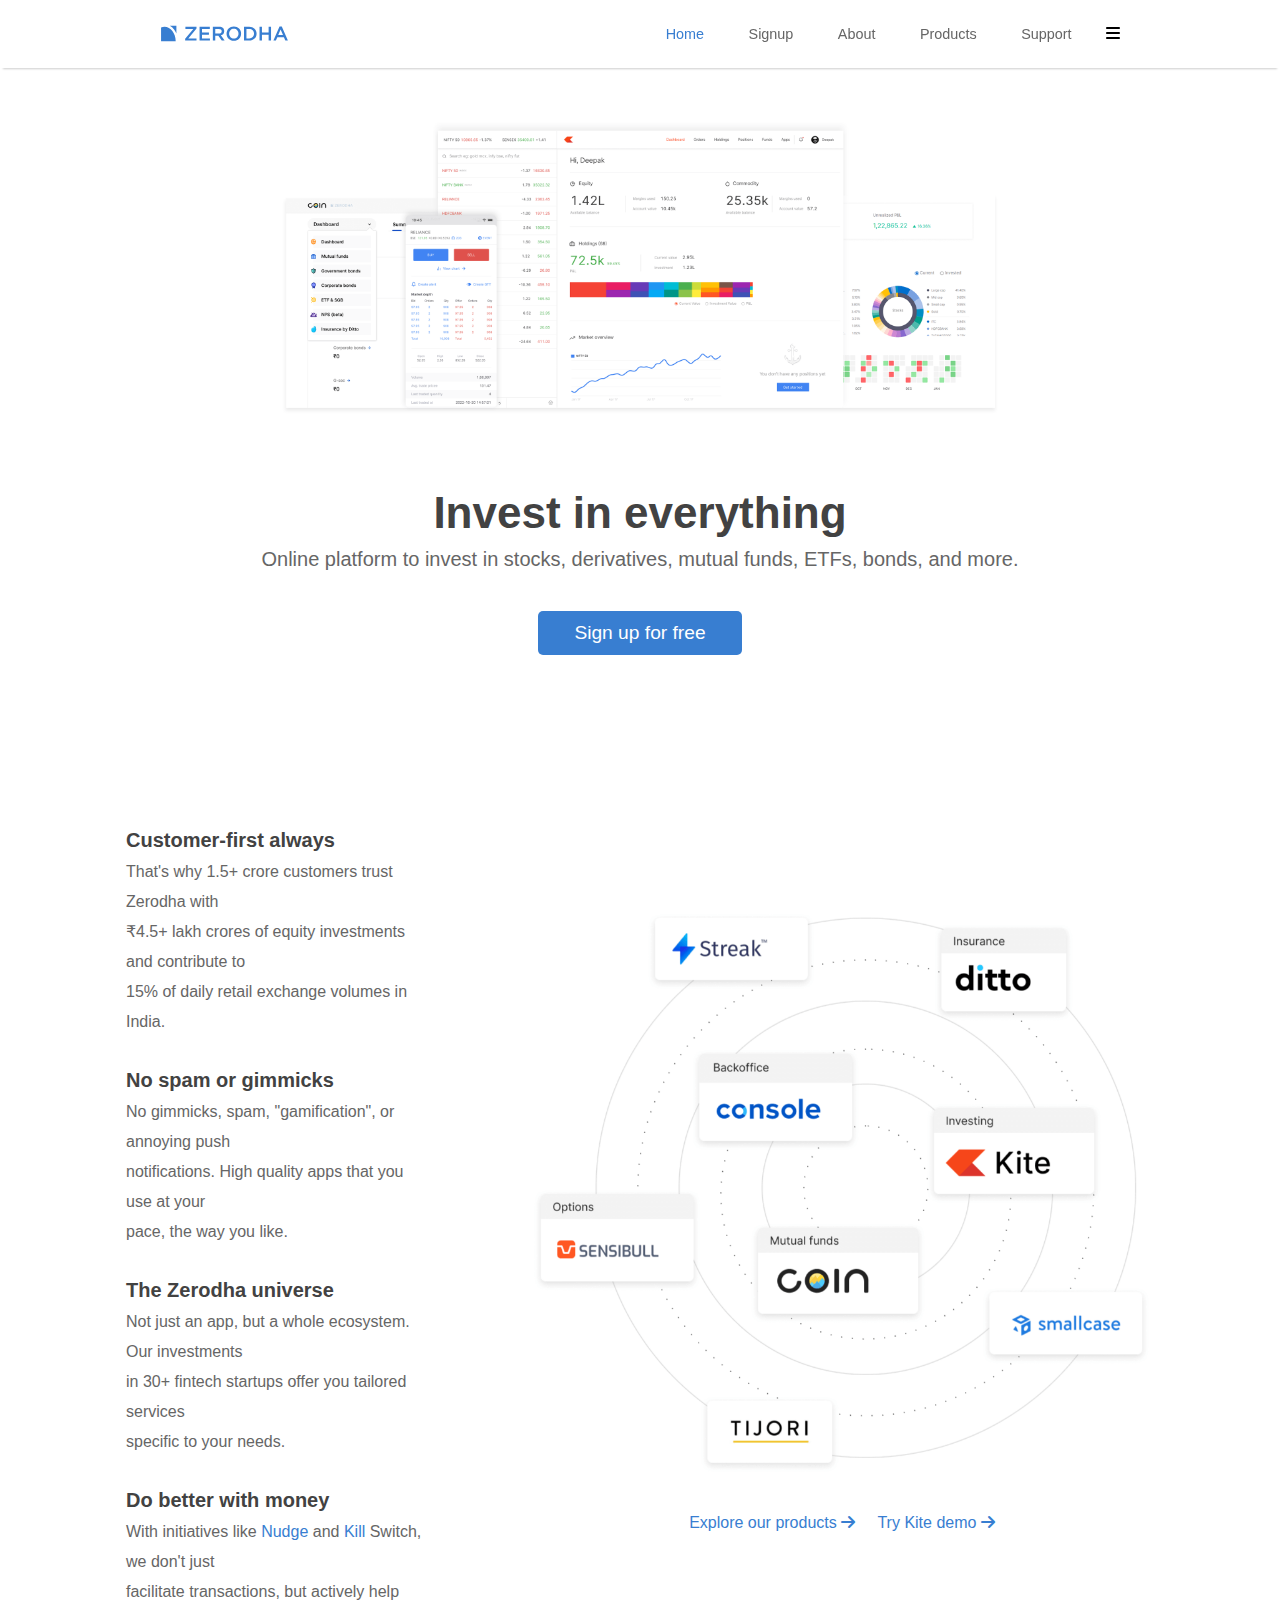
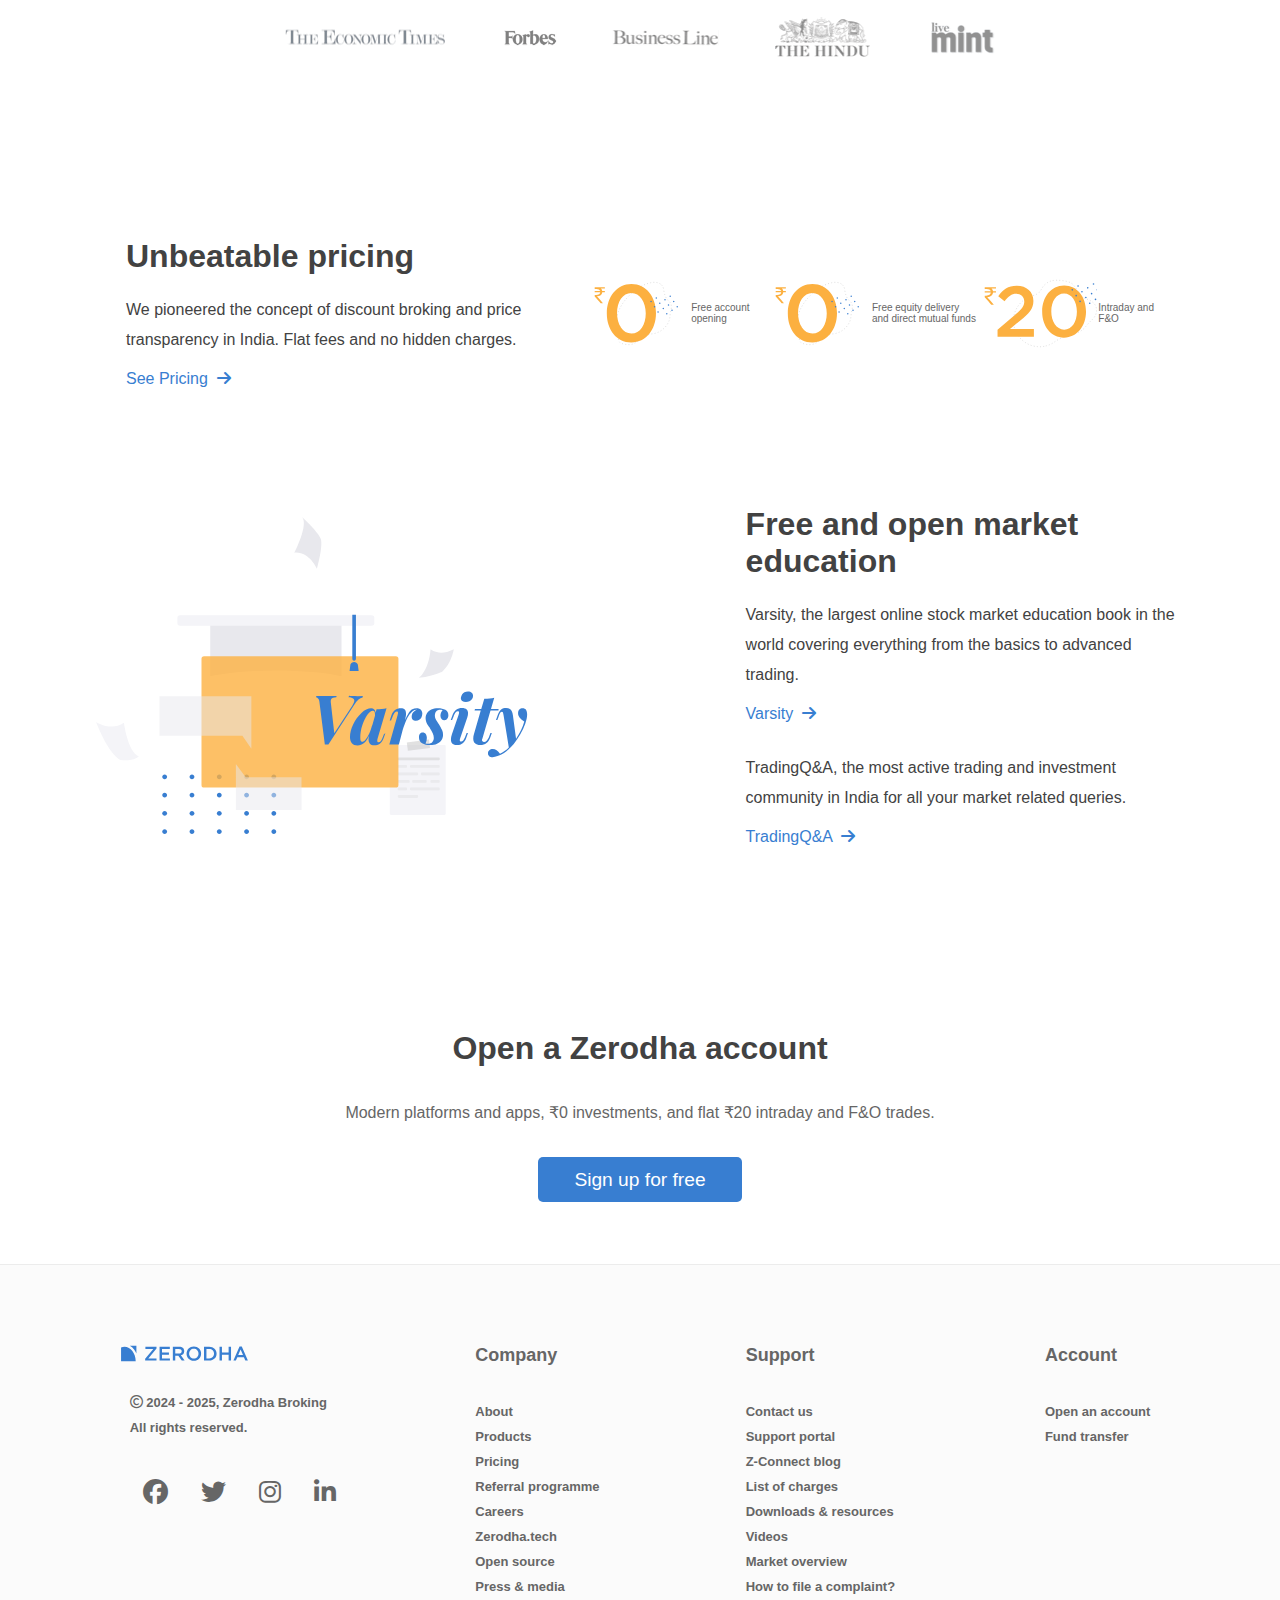
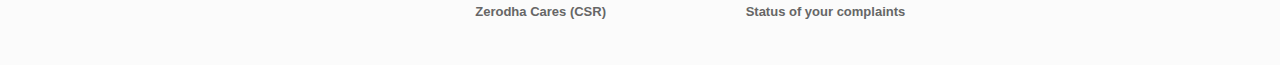
<file: index.html>
<!DOCTYPE html>
<html lang="en">

<head>
    <meta charset="UTF-8">
    <meta name="viewport" content="width=device-width, initial-scale=1.0">
    <title>zerodha-clone</title>
    <link rel="stylesheet" href="style.css">
    <link rel="website icon" type="png" href="Home-images/web-icon.png">
    <link rel="stylesheet" href="https://cdnjs.cloudflare.com/ajax/libs/font-awesome/6.7.2/css/all.min.css"
        integrity="sha512-Evv84Mr4kqVGRNSgIGL/F/aIDqQb7xQ2vcrdIwxfjThSH8CSR7PBEakCr51Ck+w+/U6swU2Im1vVX0SVk9ABhg=="
        crossorigin="anonymous" referrerpolicy="no-referrer" />
</head>

<body>
    <!------------------------------------ Header ------------------------------------>
    <header class="header">
        <div class="right-content">
            <div class="logo">
            </div>
        </div>
        <div class="left-content">
            <a id="home" href="index.html">Home</a>
            <a id="signup-page" href="signup.html">Signup</a>
            <a id="about" href="about.html"> About</a>
            <a id="product" href="product.html">Products</a>
            <a id="support" href="support.html">Support</a>
            <i class="fa-solid fa-bars" id="menu-icon"></i>
        </div>
    </header>
    

    <!------------------------------------ menu-section ------------------------------------>

    <div class="about-menu">
        <div class="menu-container">
            <div class="menu-icon-container1">

                <div class="menu-text">
                    <div class="kite-img">
                    </div>
                    <h4>Kite</h4>
                    <a>Trading platform</a>

                </div>

                <div class="menu-text">
                    <div class="console-img">
                    </div>

                    <h4>Console</h4>
                    <a>Backoffice</a>
                </div>

                <div class="menu-text">
                    <div class="kite-connect-img">
                    </div>

                    <h4>Kite Connect</h4>
                    <a>Trading APIs</a>

                </div>

                <div class="menu-text">
                    <div class="coin-img">
                    </div>
                    <h4>Coin</h4>
                    <a>Mutual funds</a>

                </div>
            </div>


            <div class="menu-icon-container2">
                <div class="menu-footer">
                    <ul>
                        <h2>Utilities</h2><br>
                        <a> Brokerage calculator</a>
                        <a>Margin calculator</a>
                        <a>Holiday calendar</a>
                        <a>Markets</a>
                    </ul>

                    <ul>
                        <h2>Updates</h2> <br>
                        <a>Z-Connect blog</a>
                        <a>Pulse News</a>
                        <a>Circulars / Bulletin</a>
                        <a>IPOs</a>
                    </ul>

                    <ul>
                        <h2>Education</h2> <br>
                        <div class="edution">
                            <a href="#">
                                <img src="Home-images/varsity.png" width="31" height="34">
                                <p class="versity">varsity</p>
                            </a>
                            <a href="#">
                                <img src="Home-images/tqna.png" width="38" height="30">
                                <p class="tqna">Trading Q&A</p>
                            </a>
                        </div>
                    </ul>
                </div>
            </div>
        </div>
    </div>

    <!------------------------------------ container-1 ------------------------------------>

    <div class="container-1">
        <div class="hero-img">
            <div class="img">
            </div>
            <h1>Invest in everything</h1>
            <p>Online platform to invest in stocks, derivatives, mutual funds, ETFs, bonds, and more.</p>
            <a  href="signup.html"><button>Sign up for free</button></a>
        </div>
    </div>

    <!------------------------------------ container-2 ------------------------------------>

    <div class="container-2">
        <div class="content-left">
            <div class="content">
                <h1>Trust with confidence</h1>
                <h2>Customer-first always</h2>
                <p>That's why 1.5+ crore customers trust Zerodha with <br>₹4.5+ lakh crores of equity investments and
                    contribute to<br> 15% of daily retail exchange volumes in India.</p>
            </div>

            <div class="content">
                <h2>No spam or gimmicks</h2>
                <p>No gimmicks, spam, "gamification", or annoying push<br> notifications. High quality apps that you use
                    at
                    your <br>pace, the way you like.</p>
            </div>

            <div class="content">
                <h2>The Zerodha universe</h2>
                <p>Not just an app, but a whole ecosystem. Our investments <br>in 30+ fintech startups offer you
                    tailored
                    services<br> specific to your needs.</p>
            </div>

            <div class="content">
                <h2>Do better with money</h2>
                <p>With initiatives like <span>Nudge</span> and <span>Kill</span> Switch, we don't just <br>facilitate
                    transactions, but actively help
                    you do better <br>with your money.</p>
            </div>
        </div>
        <div class="content-right">
            <div class="img-container-2">
            </div>
            <div class="product">
                <a>Explore our products <i class="fa-sharp fa-solid fa-arrow-right"></i><a> &nbsp; &nbsp; &nbsp;<a> Try
                            Kite demo <i class="fa-sharp fa-solid fa-arrow-right"></i></a>
            </div>
        </div>
    </div>

    <!------------------------------------ press-logo ------------------------------------>

    <div class="press-logo">
        <div class="press-img">
        </div>
    </div>

    <!------------------------------------ container-3 ------------------------------------>
    <div class="container-3">
        <div class="left-container3">
            <h3>Unbeatable pricing</h3>
            <p>We pioneered the concept of discount broking and price transparency in India. Flat fees and no hidden
                charges.</p>
            <a>See Pricing &nbsp;<i class="fa-sharp fa-solid fa-arrow-right"></i></a>
        </div>
        <div class="right-container3">
            <div class="container3-img1">
            </div>
            <p>Free account <br>opening</p>
            <div class="container3-img2">
            </div>
            <p>Free equity delivery <br>and direct mutual funds</p>
            <div class="container3-img3">
            </div>
            <p>Intraday and <br>F&O</p>
        </div>
    </div>

    <!------------------------------------ container-4 ------------------------------------>
    <div class=container-4>
        <div class="left-container">
            <div class="img-container4">
            </div>
        </div>
        <div class="right-container4">
            <h3>Free and open market education</h3>
            <p class="container4-para1">Varsity, the largest online stock market education book in the world covering
                everything from the basics to advanced trading.</p>
            <a>Varsity &nbsp;<i class="fa-sharp fa-solid fa-arrow-right"></i></a>
            <p class="container4-para2">TradingQ&A, the most active trading and investment community in India for all
                your market related queries.</p>
            <a>TradingQ&A &nbsp;<i class="fa-sharp fa-solid fa-arrow-right"></i></a>
        </div>
    </div>

    <!------------------------------------ container-5 ------------------------------------>
    <div class="container-5">
        <h2>Open a Zerodha account</h2>
        <p>Modern platforms and apps, ₹0 investments, and flat ₹20 intraday and F&O trades.</p>
        <a  href="signup.html"><button>Sign up for free</button></a>
    </div>

    <!------------------------------------ Footer ------------------------------------>
    <hr>
    <footer class="footer">
        <div class="foot-panel1">
            <ul>
                <div class="logo"></div> <br>
                <a class="copyright"> <i class="fa-regular fa-copyright"></i> 2024 - 2025, Zerodha Broking <br>All
                    rights reserved.</a>
                <div class="footer-icon">
                    <a class="link-click" href="https://www.facebook.com/akash.aware.792">
                        <i class="fa-brands fa-facebook"></i>
                    </a>

                    <a class="link-click" href="https://x.com/twitt_login?lang=en">
                        <i class="fa-brands fa-twitter"></i>
                    </a>

                    <a class="link-click" href="https://www.instagram.com/akash_aware_15/">
                        <i class="fa-brands fa-instagram" id="insta"></i>
                    </a>

                    <a class="link-click" href="https://www.linkedin.com/in/akash-aware-2819ba281/">
                        <i class="fa-brands fa-linkedin-in"></i>
                    </a>
                </div>
            </ul>

            <ul>
                <h2> Company</h2> <br>
                <a>About</a>
                <a>Products</a>
                <a>Pricing</a>
                <a>Referral programme</a>
                <a>Careers</a>
                <a>Zerodha.tech</a>
                <a>Open source</a>
                <a>Press & media</a>
                <a>Zerodha Cares (CSR)</a>
            </ul>

            <ul>
                <h2>Support</h2> <br>
                <a>Contact us</a>
                <a>Support portal</a>
                <a>Z-Connect blog</a>
                <a>List of charges</a>
                <a>Downloads & resources</a>
                <a>Videos</a>
                <a>Market overview</a>
                <a>How to file a complaint?</a>
                <a>Status of your complaints</a>
            </ul>

            <ul>
                <h2>Account</h2><br>
                <a>Open an account</a>
                <a>Fund transfer</a>
            </ul>
        </div>
    </footer>
    <!------------------------------------ Javascript------------------------------------>
    <script src="script.js"></script>
</body>

</html>
</file>
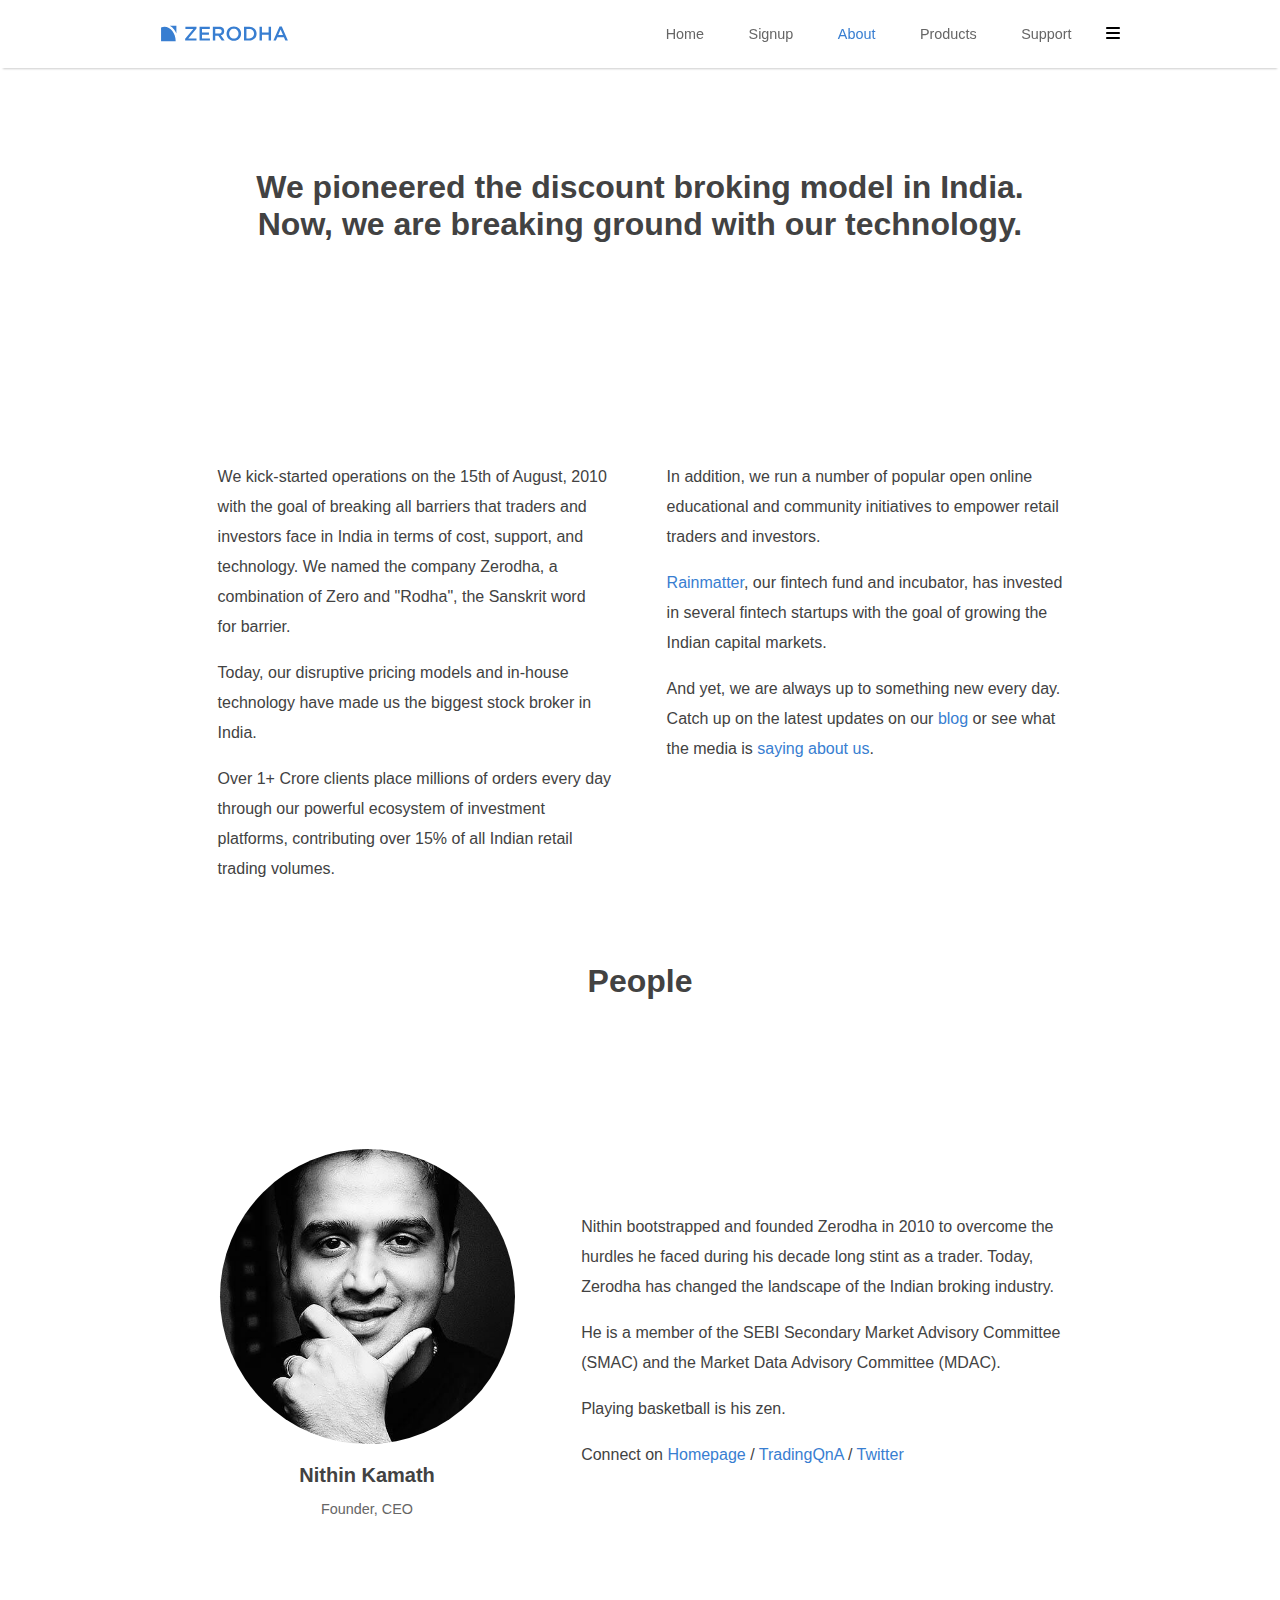
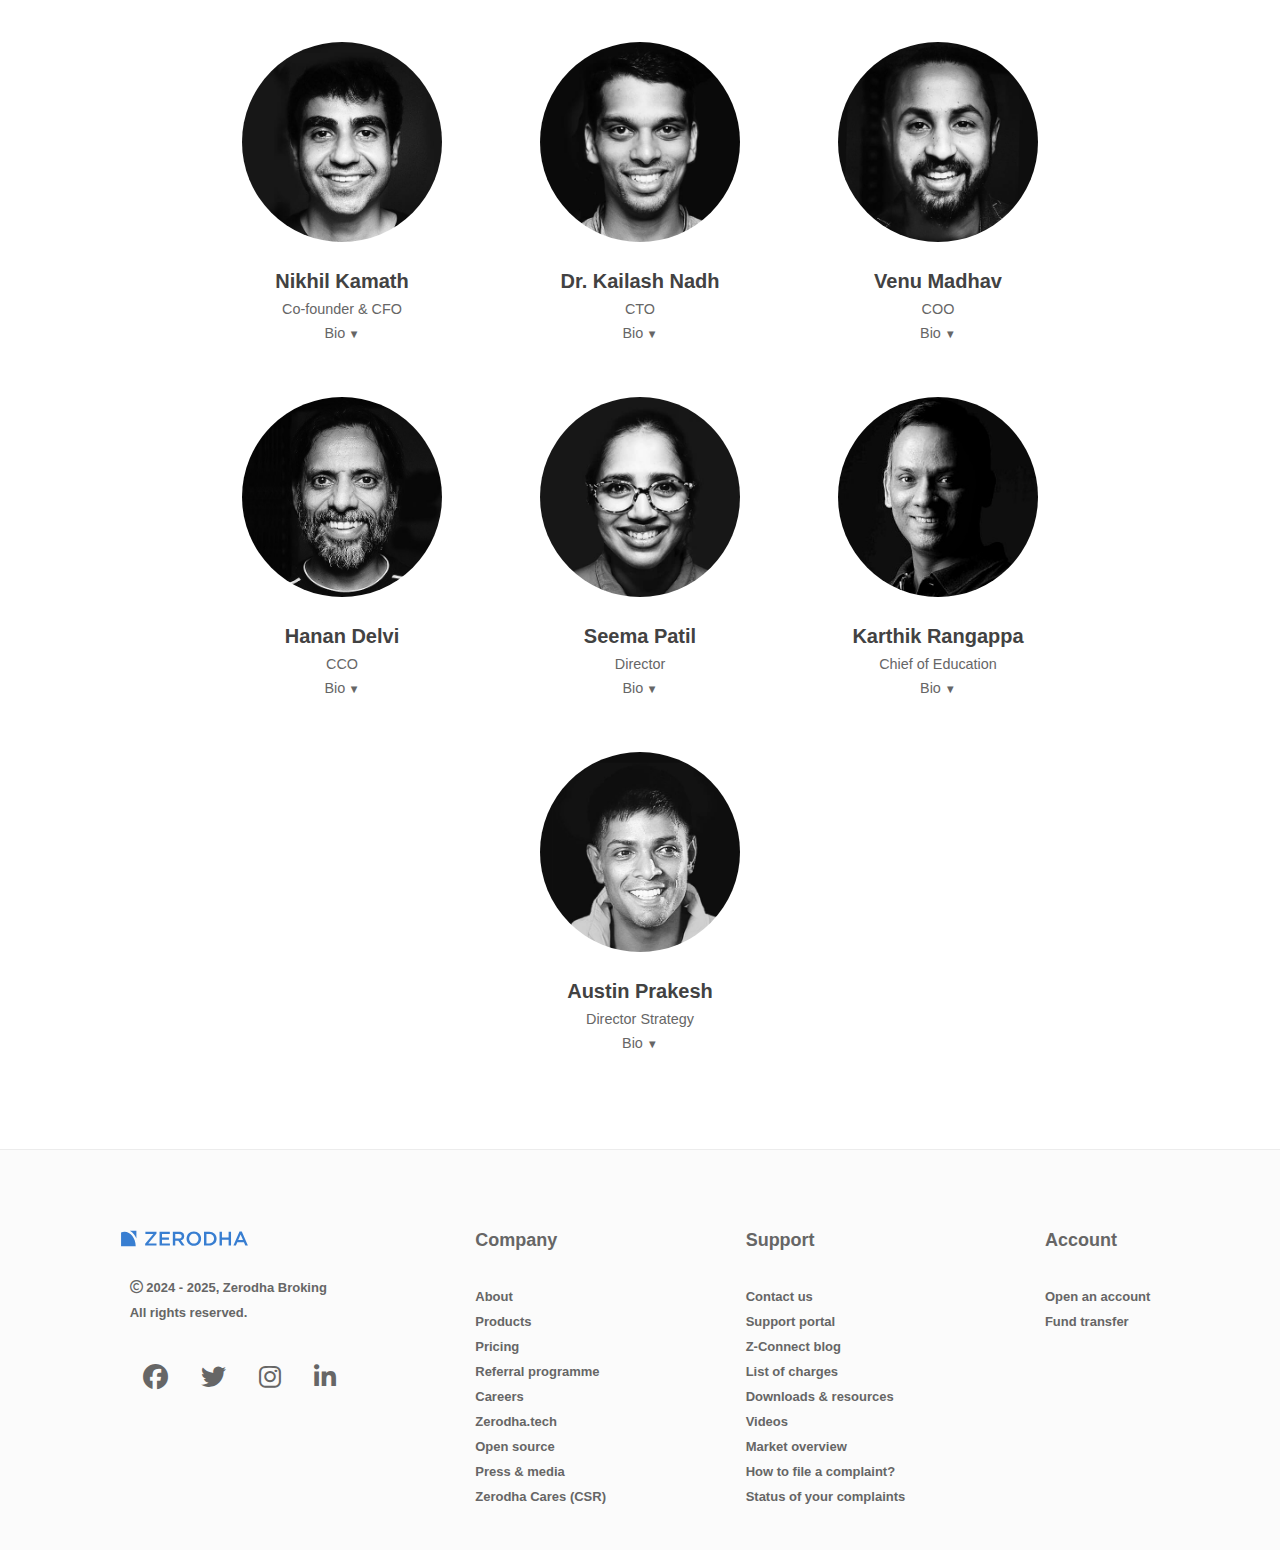
<file: about.html>
<!DOCTYPE html>
<html lang="en">

<head>
    <meta charset="UTF-8">
    <meta name="viewport" content="width=device-width, initial-scale=1.0">
    <title>Our company</title>
    <link rel="stylesheet" href="about.css">
    <link rel="website icon" type="png" href="Home-images/web-icon.png">
    <link rel="stylesheet" href="https://cdnjs.cloudflare.com/ajax/libs/font-awesome/6.7.2/css/all.min.css"
        integrity="sha512-Evv84Mr4kqVGRNSgIGL/F/aIDqQb7xQ2vcrdIwxfjThSH8CSR7PBEakCr51Ck+w+/U6swU2Im1vVX0SVk9ABhg=="
        crossorigin="anonymous" referrerpolicy="no-referrer" />
</head>

<body>
    <!------------------------------------ Header ------------------------------------>
    <header class="header">
        <div class="right-content">
            <div class="logo">
            </div>
        </div>
        <div class="left-content">
            <a id="home" href="index.html">Home</a>
            <a id="signup-page" href="signup.html">Signup</a>
            <a id="about" href="about.html"> About</a>
            <a id="product" href="product.html">Products</a>
            <a id="support" href="support.html">Support</a>
            <i class="fa-solid fa-bars" id="menu-icon"></i>
        </div>
    </header>
    <hr>

    <!------------------------------------ menu-section ------------------------------------>

    <div class="about-menu">
        <div class="menu-container">
            <div class="menu-icon-container1">

                <div class="menu-text">
                    <div class="kite-img">
                    </div>
                    <h4>Kite</h4>
                    <a>Trading platform</a>

                </div>

                <div class="menu-text">
                    <div class="console-img">
                    </div>

                    <h4>Console</h4>
                    <a>Backoffice</a>
                </div>

                <div class="menu-text">
                    <div class="kite-connect-img">
                    </div>

                    <h4>Kite Connect</h4>
                    <a>Trading APIs</a>

                </div>

                <div class="menu-text">
                    <div class="coin-img">
                    </div>
                    <h4>Coin</h4>
                    <a>Mutual funds</a>

                </div>
            </div>


            <div class="menu-icon-container2">
                <div class="menu-footer">
                    <ul>
                        <h2>Utilities</h2><br>
                        <a> Brokerage calculator</a>
                        <a>Margin calculator</a>
                        <a>Holiday calendar</a>
                        <a>Markets</a>
                    </ul>

                    <ul>
                        <h2>Updates</h2> <br>
                        <a>Z-Connect blog</a>
                        <a>Pulse News</a>
                        <a>Circulars / Bulletin</a>
                        <a>IPOs</a>
                    </ul>

                    <ul>
                        <h2>Education</h2> <br>
                        <div class="edution">
                            <a href="#">
                                <img src="Home-images/varsity.png" width="31" height="34">
                                <p class="versity">varsity</p>
                            </a>
                            <a href="#">
                                <img src="Home-images/tqna.png" width="38" height="30">
                                <p class="tqna">Trading Q&A</p>
                            </a>
                        </div>
                    </ul>
                </div>
            </div>
        </div>
    </div>

    <!------------------------------------ container-1------------------------------------>
    <div class="container-1">
        <h1>We pioneered the discount broking model in India.<br>
            Now, we are breaking ground with our technology.</h1>
    </div>

    <!------------------------------------ container-2------------------------------------>

    <div class="container2">
        <div class="leftdiv-container2">
            <p class="cont2-para1">We kick-started operations on the 15th of August, 2010 <br>with the goal of breaking
                all barriers that traders and<br> investors face in India in terms of cost, support, and<br> technology.
                We named the company Zerodha, a<br> combination of Zero and "Rodha", the Sanskrit word <br>for barrier.
            </p>
            <p class="cont2-para2">Today, our disruptive pricing models and in-house<br> technology have made us the
                biggest stock broker in<br> India.</p>
            <p class="cont2-para3">Over 1+ Crore clients place millions of orders every day <br>through our powerful
                ecosystem of investment <br>platforms, contributing over 15% of all Indian retail<br> trading volumes.
            </p>
        </div>
        <div class="rightdiv-container2">
            <p class="cont2-para1">In addition, we run a number of popular open online <br>educational and community
                initiatives to empower retail<br> traders and investors.</p>
            <p class="cont2-para2"><span>Rainmatter</span>, our fintech fund and incubator, has invested<br> in several
                fintech startups with the goal of growing the <br>Indian capital markets.</p>
            <p class="cont2-para3">And yet, we are always up to something new every day. <br>Catch up on the latest
                updates on our <span>blog </span>or see what<br> the media is <span>saying about us</span>.</p>
        </div>
    </div>
    <h1 class="people">People</h1>
    <!------------------------------------ container-3------------------------------------>
    <div class="container3">
        <div class="img-cont3">
            <div class="ceo-img">
            </div>
            <h4>Nithin Kamath</h4>
            <p>Founder, CEO</p>
        </div>
        <div class="info-ceo">
            <p>Nithin bootstrapped and founded Zerodha in 2010 to overcome the <br>hurdles he faced during his decade
                long stint as a trader. Today,<br> Zerodha has changed the landscape of the Indian broking industry.</p>
            <p>He is a member of the SEBI Secondary Market Advisory Committee <br>(SMAC) and the Market Data Advisory
                Committee (MDAC).</p>
            <p>Playing basketball is his zen.</p>
            <p>Connect on <span>Homepage</span> / <span>TradingQnA</span> / <span>Twitter</span></p>
        </div>
    </div>

    <!------------------------------------ container-4------------------------------------>

    <div class="team-container">
        <!-- Member 1 -->
        <div class="member-card">
            <img src="About-section/images/img-2.jpg" alt="Nikhil Kamath">
            <h3>Nikhil Kamath</h3>
            <p>Co-founder & CFO</p>
            <div class="bio">Bio</div>
            <div class="bio-description">
                Nikhil is an astute and experienced investor, and he heads financial planning
                at Zerodha. An avid reader, he always appreciates a good game of chess.
            </div>
        </div>

        <!-- Member 2 -->
        <div class="member-card">
            <img src="About-section/images/img-3.jpg" alt="Dr. Kailash Nadh">
            <h3>Dr. Kailash Nadh</h3>
            <p>CTO</p>
            <div class="bio">Bio</div>
            <div class="bio-description">
                Kailash has a PhD in Artificial Intelligence & Computational Linguistics, and
                is the brain behind all our technology and products. He has been a developer from
                his adolescence and continues to write code every day.
            </div>
        </div>

        <!-- Member 3 -->
        <div class="member-card">
            <img src="About-section/images/img-4.jpg" alt="Venu Madhav">
            <h3>Venu Madhav</h3>
            <p>COO</p>
            <div class="bio">Bio </div>
            <div class="bio-description">
                Venu is the backbone of Zerodha taking care of operations and ensuring that we
                are compliant to rules and regulations. He has over a dozen certifications in
                financial markets and is also proficient in technical analysis. Workouts, cycling,
                and adventuring is what he does outside of Zerodha.
            </div>
        </div>


        <!-- Member 4 -->
        <div class="member-card">
            <img src="About-section/images/img-5.jpg" alt="Nikhil Kamath">
            <h3>Hanan Delvi</h3>
            <p>CCO</p>
            <div class="bio">Bio</div>
            <div class="bio-description">
                We take pride in the way we support our clients, and Hanan is responsible for this
                with his never ending flow of energy. He is the man behind many of our support initiatives
                that have helped us stay ahead of the game. A free thinker, Hanan can be seen posing as
                one in his free time.
            </div>
        </div>

        <!-- Member 5 -->
        <div class="member-card">
            <img src="About-section/images/img-6.jpg" alt="Dr. Kailash Nadh">
            <h3>Seema Patil</h3>
            <p>Director</p>
            <div class="bio">Bio</div>
            <div class="bio-description">
                Seema who has lead the quality team since the beginning of Zerodha, is now a director.
                She is an extremely disciplined fitness enthusiast.
            </div>
        </div>

        <!-- Member 6 -->
        <div class="member-card">
            <img src="About-section/images/img-7.jpg" alt="Venu Madhav">
            <h3>Karthik Rangappa</h3>
            <p>Chief of Education</p>
            <div class="bio">Bio </div>
            <div class="bio-description">
                Karthik "Guru" Rangappa single handledly wrote Varsity, Zerodha's massive educational
                program. He heads investor education initiatives at Zerodha and loves stock markets,
                classic rock, single malts, and photography.
            </div>
        </div>

        <!-- Member 7 -->
        <div class="member-card">
            <img src="About-section/images//img-8.jpg" alt="Venu Madhav">
            <h3>Austin Prakesh</h3>
            <p>Director Strategy</p>
            <div class="bio">Bio </div>
            <div class="bio-description">
                Austin is a successful self-made entrepreneur from Singapore. His area of specialty revolves
                around helping organisations including grow by optimizing revenue streams and creating
                growth strategies. He is a boxing enthusiast and loves collecting exquisite watches.
            </div>
        </div>
    </div>

    <!------------------------------------ Footer ------------------------------------>
    <hr>
    <footer class="footer">
        <div class="foot-panel1">
            <ul>
                <div class="logo"></div> <br>
                <a class="copyright"> <i class="fa-regular fa-copyright"></i> 2024 - 2025, Zerodha Broking <br>All
                    rights reserved.</a>
                <div class="footer-icon">
                    <a class="link-click" href="https://www.facebook.com/akash.aware.792">
                        <i class="fa-brands fa-facebook"></i>
                    </a>

                    <a class="link-click" href="https://x.com/twitt_login?lang=en">
                        <i class="fa-brands fa-twitter"></i>
                    </a>

                    <a class="link-click" href="https://www.instagram.com/akash_aware_15/">
                        <i class="fa-brands fa-instagram" id="insta"></i>
                    </a>

                    <a class="link-click" href="https://www.linkedin.com/in/akash-aware-2819ba281/">
                        <i class="fa-brands fa-linkedin-in"></i>
                    </a>
                </div>
            </ul>

            <ul>
                <h2> Company</h2> <br>
                <a>About</a>
                <a>Products</a>
                <a>Pricing</a>
                <a>Referral programme</a>
                <a>Careers</a>
                <a>Zerodha.tech</a>
                <a>Open source</a>
                <a>Press & media</a>
                <a>Zerodha Cares (CSR)</a>
            </ul>

            <ul>
                <h2>Support</h2> <br>
                <a>Contact us</a>
                <a>Support portal</a>
                <a>Z-Connect blog</a>
                <a>List of charges</a>
                <a>Downloads & resources</a>
                <a>Videos</a>
                <a>Market overview</a>
                <a>How to file a complaint?</a>
                <a>Status of your complaints</a>
            </ul>

            <ul>
                <h2>Account</h2><br>
                <a>Open an account</a>
                <a>Fund transfer</a>
            </ul>
        </div>
    </footer>

    <!------------------------------------ Javascript------------------------------------>
    <script src="about.js"></script>
</body>

</html>
</file>
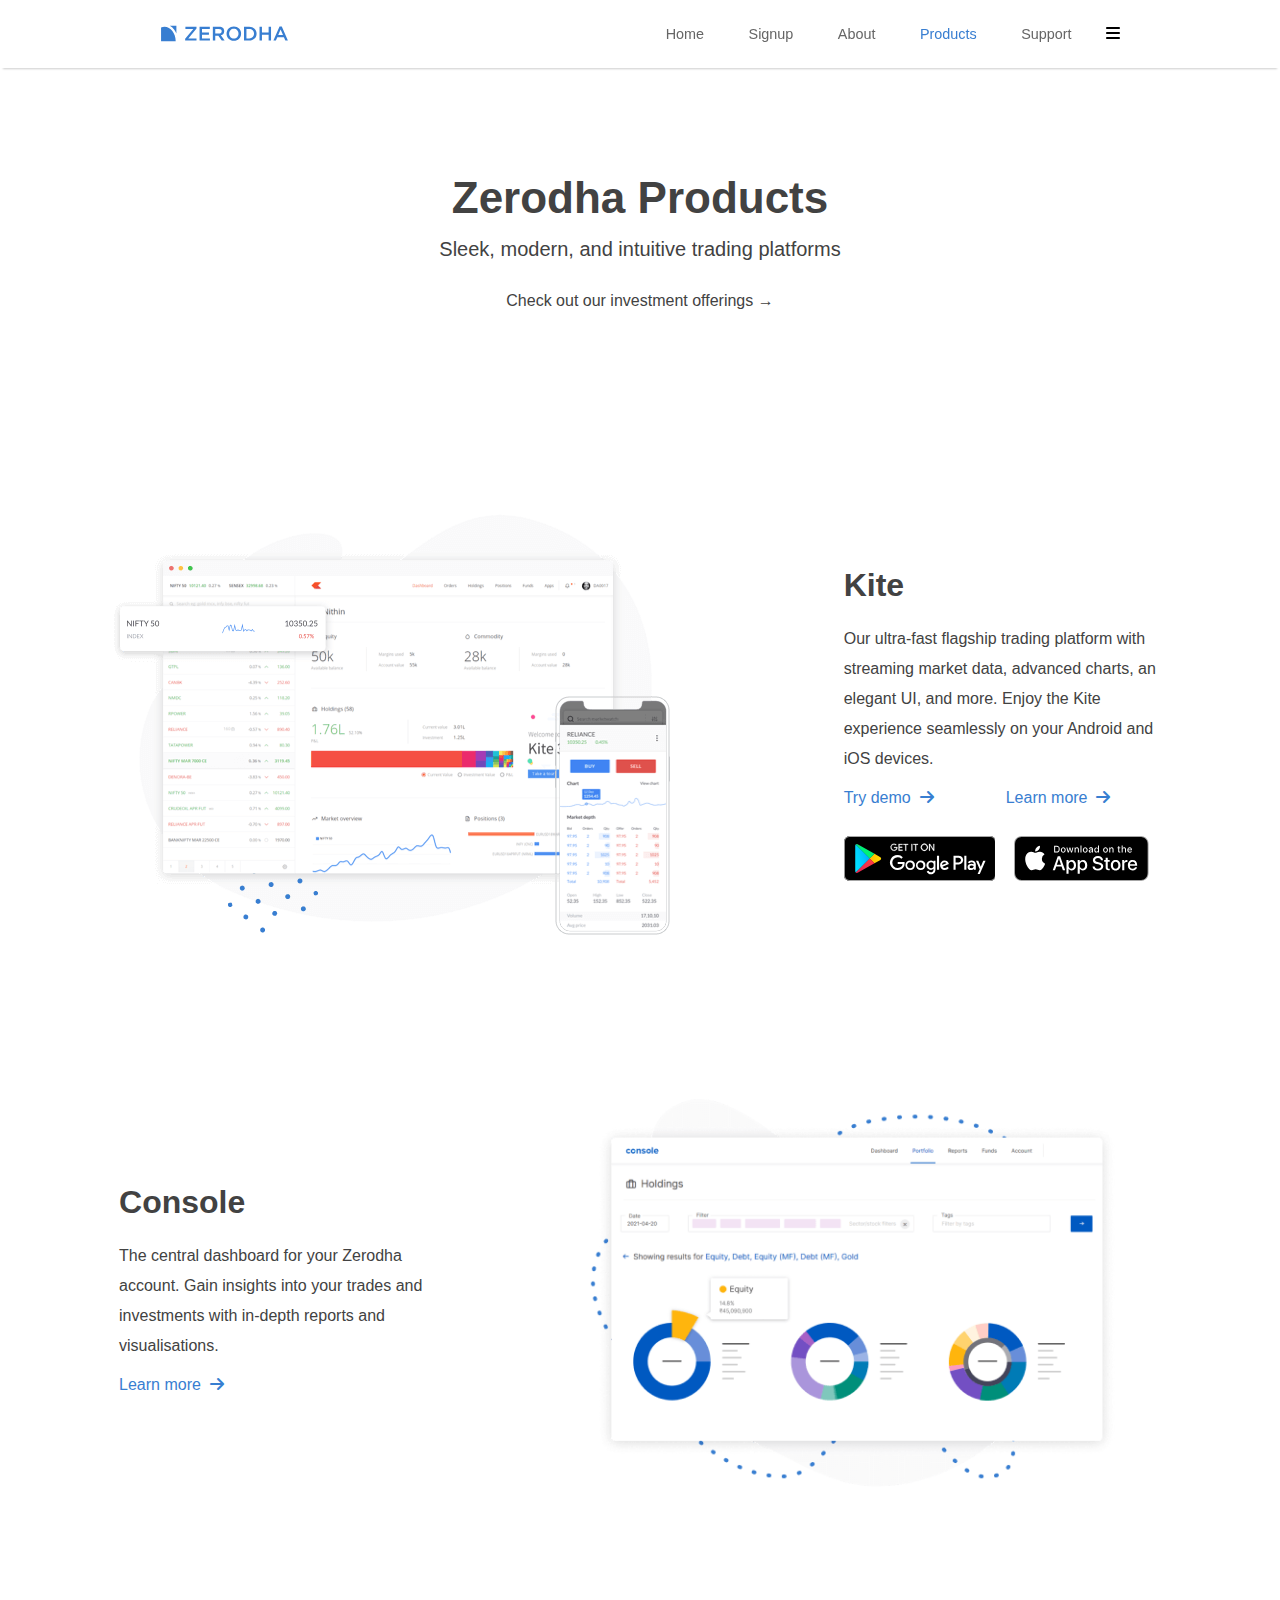
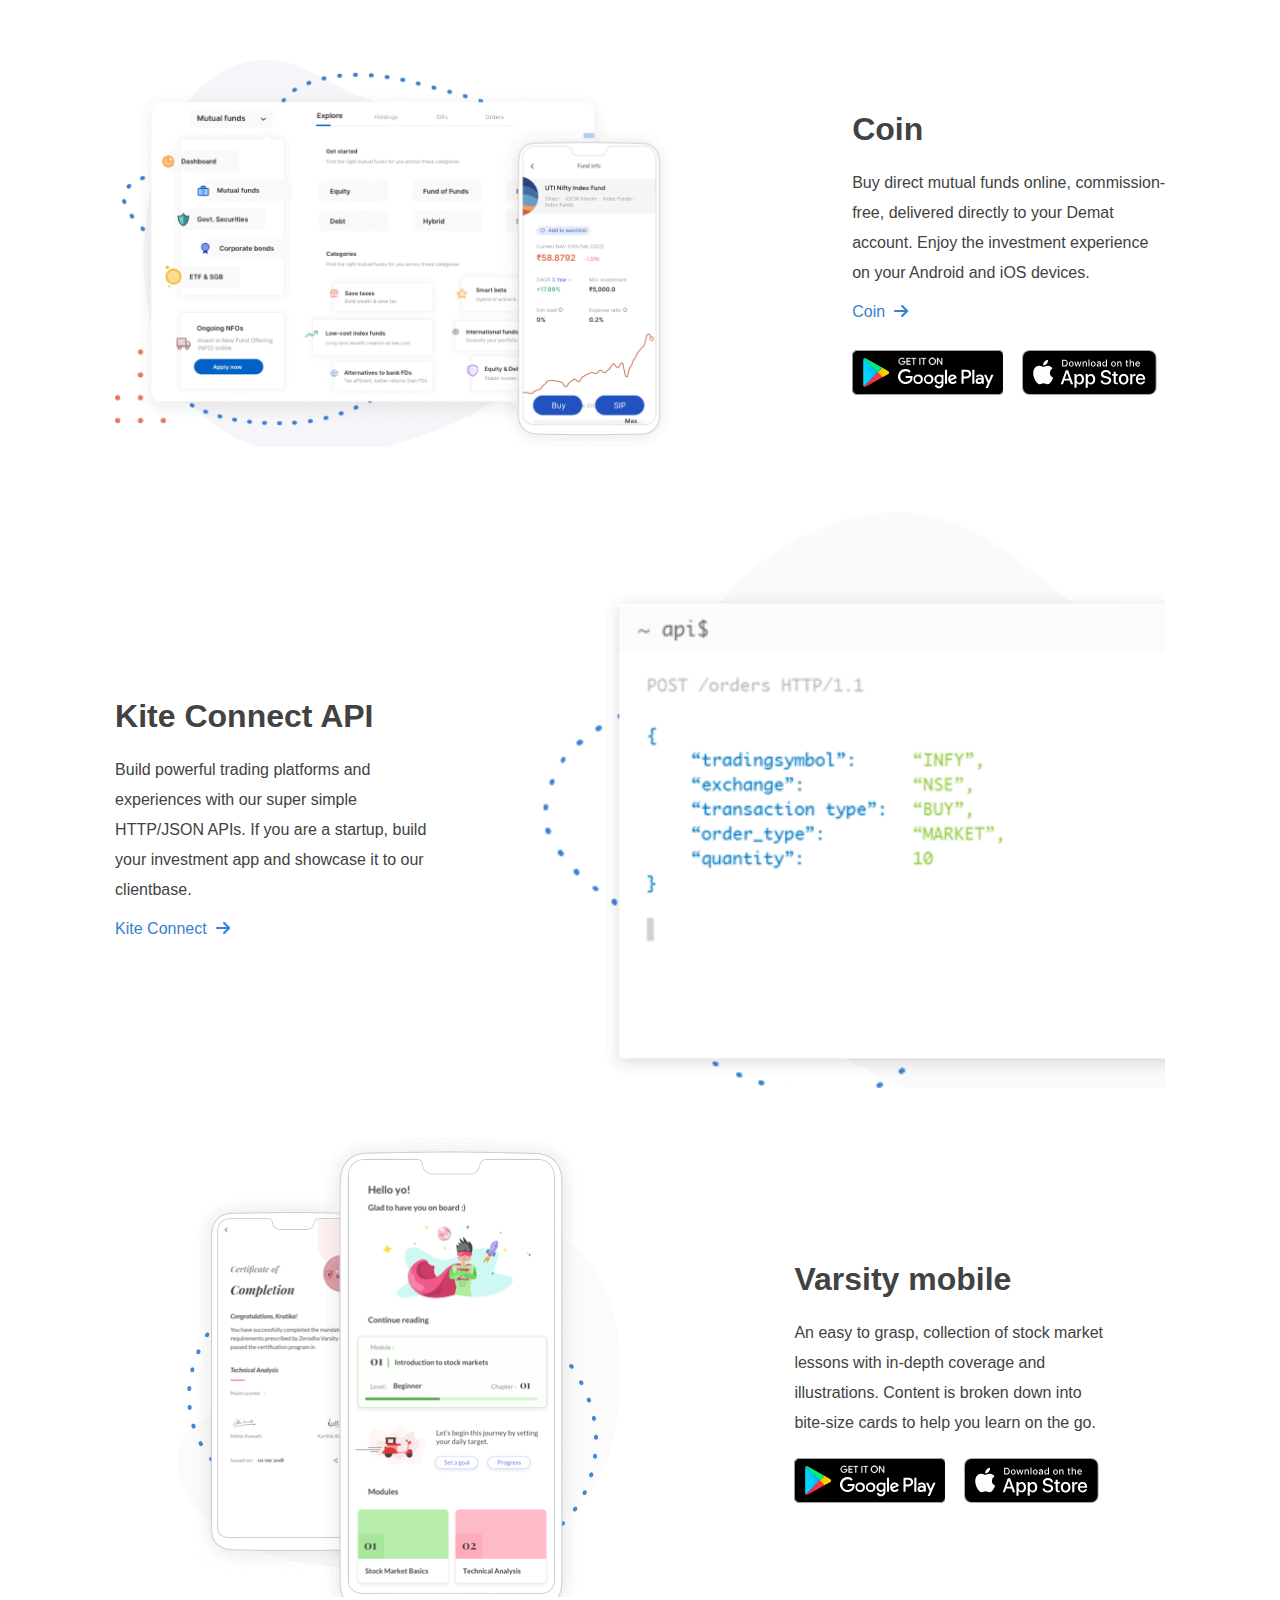
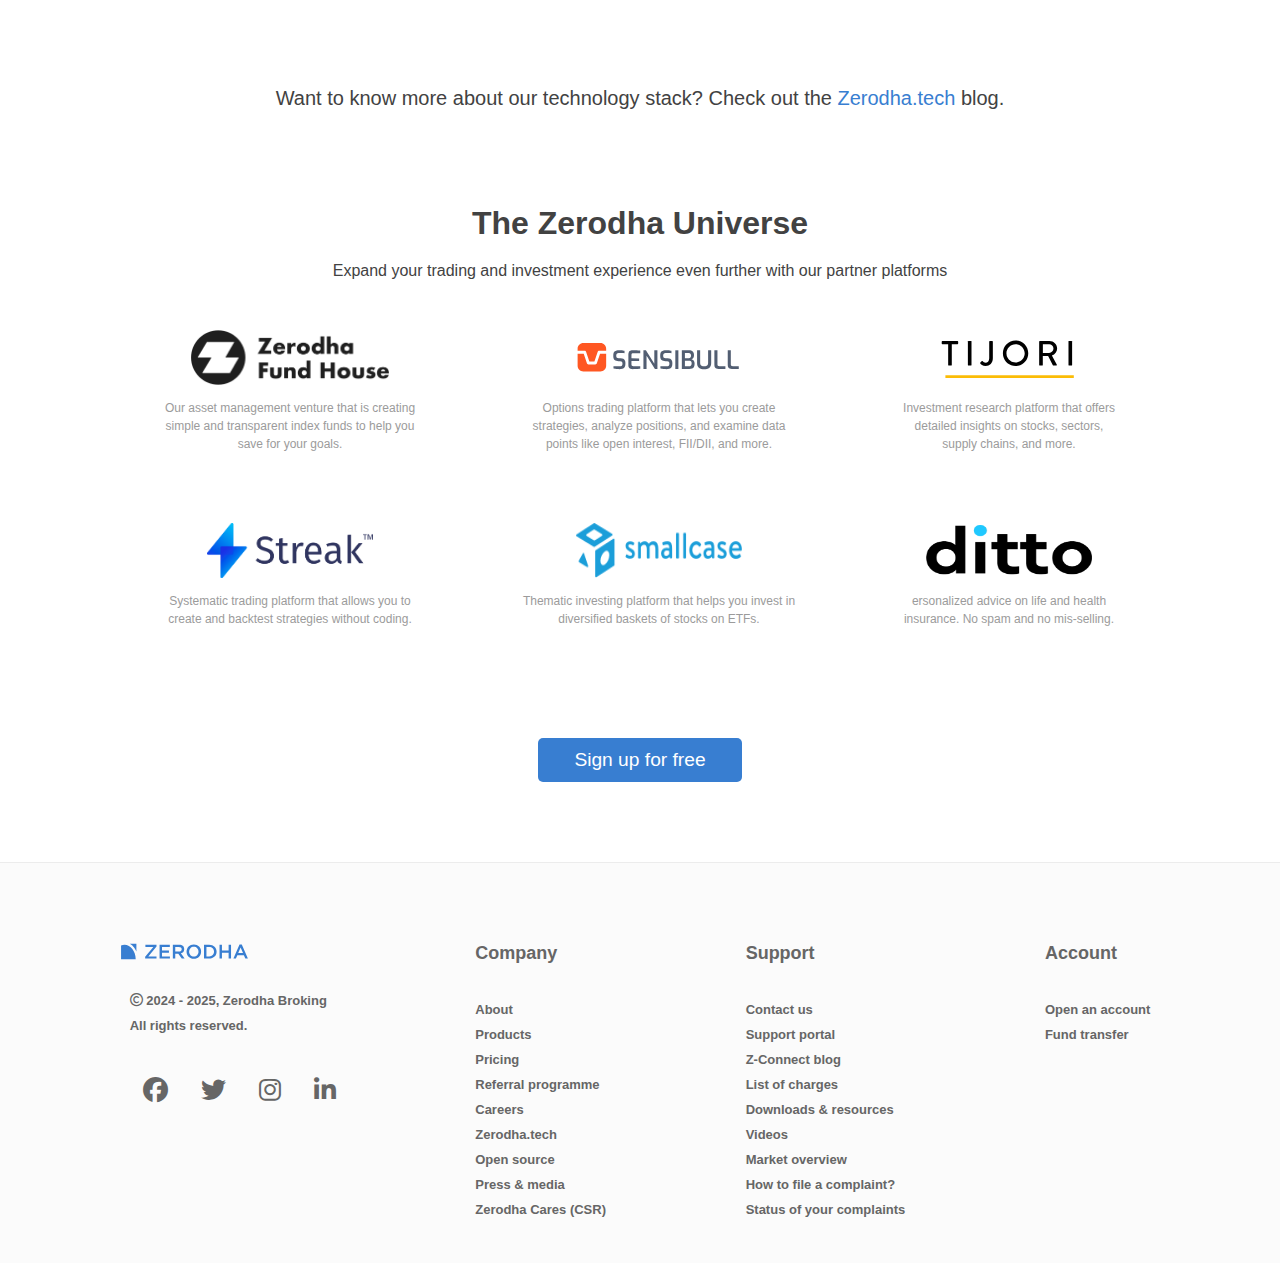
<file: product.html>
<!DOCTYPE html>
<html lang="en">

<head>
    <meta charset="UTF-8">
    <meta name="viewport" content="width=device-width, initial-scale=1.0">
    <title>zerodha's-product</title>
    <link rel="stylesheet" href="product.css">
    <link rel="website icon" type="png" href="Home-images/web-icon.png">
    <link rel="stylesheet" href="https://cdnjs.cloudflare.com/ajax/libs/font-awesome/6.7.2/css/all.min.css"
        integrity="sha512-Evv84Mr4kqVGRNSgIGL/F/aIDqQb7xQ2vcrdIwxfjThSH8CSR7PBEakCr51Ck+w+/U6swU2Im1vVX0SVk9ABhg=="
        crossorigin="anonymous" referrerpolicy="no-referrer" />
</head>

<body>
    <!------------------------------------ Header ------------------------------------>
    <header class="header">
        <div class="right-content">
            <div class="logo">
            </div>
        </div>
        <div class="left-content">
            <a id="home" href="index.html">Home</a>
            <a id="signup-page" href="signup.html">Signup</a>
            <a id="about" href="about.html"> About</a>
            <a id="product" href="product.html">Products</a>
            <a id="support" href="support.html">Support</a>
            <i class="fa-solid fa-bars" id="menu-icon"></i>
        </div>
    </header>
    <hr>

    <!------------------------------------ menu-section ------------------------------------>

    <div class="about-menu">
        <div class="menu-container">
            <div class="menu-icon-container1">

                <div class="menu-text">
                    <div class="kite-img">
                    </div>
                    <h4>Kite</h4>
                    <a>Trading platform</a>

                </div>

                <div class="menu-text">
                    <div class="console-img">
                    </div>

                    <h4>Console</h4>
                    <a>Backoffice</a>
                </div>

                <div class="menu-text">
                    <div class="kite-connect-img">
                    </div>

                    <h4>Kite Connect</h4>
                    <a>Trading APIs</a>

                </div>

                <div class="menu-text">
                    <div class="coin-img">
                    </div>
                    <h4>Coin</h4>
                    <a>Mutual funds</a>

                </div>
            </div>


            <div class="menu-icon-container2">
                <div class="menu-footer">
                    <ul>
                        <h2>Utilities</h2><br>
                        <a> Brokerage calculator</a>
                        <a>Margin calculator</a>
                        <a>Holiday calendar</a>
                        <a>Markets</a>
                    </ul>

                    <ul>
                        <h2>Updates</h2> <br>
                        <a>Z-Connect blog</a>
                        <a>Pulse News</a>
                        <a>Circulars / Bulletin</a>
                        <a>IPOs</a>
                    </ul>

                    <ul>
                        <h2>Education</h2> <br>
                        <div class="edution">
                            <a href="#">
                                <img src="Home-images//varsity.png" width="31" height="34">
                                <p class="versity">varsity</p>
                            </a>
                            <a href="#">
                                <img src="Home-images/tqna.png" width="38" height="30">
                                <p class="tqna">Trading Q&A</p>
                            </a>
                        </div>
                    </ul>
                </div>
            </div>
        </div>
    </div>

    <!------------------------------------ heading ------------------------------------>
    <div class="heading">
        <h1>Zerodha Products</h1>
        <p class="heading-para1">Sleek, modern, and intuitive trading platforms</p>
        <p class="heading-para2">Check out our investment offerings →</p>
    </div>


    <!------------------------------------ container 1 ------------------------------------>
    <div class="container-1">
        <div class="container1-img">
        </div>

        <div class="kite-info">
            <h2>Kite</h2>
            <p>Our ultra-fast flagship trading platform with <br>streaming market data, advanced charts, an<br>
                elegant UI, and more. Enjoy the Kite<br> experience seamlessly on your Android and<br> iOS devices.
            </p>

            <div class="link-container1">
                <div class="demo">
                    <a>Try demo &nbsp;<i class="fa-sharp fa-solid fa-arrow-right"></i></a>
                </div>
                <div class="learn">
                    <a>Learn more &nbsp;<i class="fa-sharp fa-solid fa-arrow-right"></i></a>
                </div>
            </div>

            <!-- App dowload -->
            <div class="app-container1">
                <div class="android-img-cont1">
                </div>

                <div class="ios-img-cont1">
                </div>

            </div>
        </div>
    </div>

    <!------------------------------------ container 2 ------------------------------------>
    <div class="container-2">
        <div class="container2-text">
            <h2>Console</h2>
            <p>The central dashboard for your Zerodha<br> account. Gain insights into your trades and<br> investments
                with in-depth reports and <br>visualisations.</p>
            <a>Learn more &nbsp;<i class="fa-sharp fa-solid fa-arrow-right"></i></a>
        </div>
        <div class="container2-img">

        </div>

    </div>


    <!------------------------------------ container 3 ------------------------------------>

    <div class="container-3">
        <div class="container3-img">
        </div>

        <div class="coin-info">
            <h2>Coin</h2>
            <p>Buy direct mutual funds online, commission-<br>free, delivered directly to your Demat<br> account. Enjoy
                the investment experience <br>on your Android and iOS devices.
            </p>

            <div class="link-container3">
                <div class="coin">
                    <a>Coin &nbsp;<i class="fa-sharp fa-solid fa-arrow-right"></i></a>
                </div>
            </div>

            <!-- App dowload -->
            <div class="app-container3">
                <div class="android-img-cont3">
                </div>

                <div class="ios-img-cont3">
                </div>

            </div>
        </div>
    </div>

    <!------------------------------------ container 4 ------------------------------------>

    <div class="container-4">
        <div class="container4-text">
            <h2>Kite Connect API</h2>
            <p>Build powerful trading platforms and<br> experiences with our super simple <br>HTTP/JSON APIs. If you are
                a startup, build<br> your investment app and showcase it to our<br> clientbase.</p>
            <a>Kite Connect &nbsp;<i class="fa-sharp fa-solid fa-arrow-right"></i></a>
        </div>

        <div class="container4-img">

        </div>
    </div>

    <!------------------------------------ container 5 ------------------------------------>

    <div class="container-5">
        <div class="container5-img">
        </div>

        <div class="Varsity-info">
            <h2>Varsity mobile</h2>
            <p>
                An easy to grasp, collection of stock market<br> lessons with in-depth coverage and<br> illustrations.
                Content is broken down into<br> bite-size cards to help you learn on the go.
            </p>
            <!-- App dowload -->
            <div class="app-container5">
                <div class="android-img-cont5">
                </div>

                <div class="ios-img-cont5">
                </div>

            </div>
        </div>
    </div>
    <div class="zerodha-blog">
        <p>Want to know more about our technology stack? Check out the
            <span>Zerodha.tech</span> blog.
        </p>
    </div>

    <!------------------------------------ container 6 ------------------------------------>
    <div class="container-6">
        <h2>The Zerodha Universe</h2>
        <p>Expand your trading and investment experience even further with our partner platforms</p>

        <!-- Product card 1 -->
        <div class="product-card">
            <div class="product-1">
                <div class="product-card1">
                    <img src="Product-section/images/container6-img1.png" alt="Zerodha Fund House">
                    <p>Our asset management venture
                        that is creating simple and transparent index
                        funds to help you save for your goals.
                    </p>
                </div>
                <div class="product-card2">
                    <img src="Product-section/images/container6-img4.png" alt="streak">
                    <p>Systematic trading platform
                        that allows you to create and backtest
                        strategies without coding.
                    </p>
                </div>
            </div>

            <!-- Product card 2 -->

            <div class="product-2">
                <div class="product-card3">
                    <img src="Product-section/images/container6-img2.svg" alt="sensibull">
                    <p>Options trading platform that lets you
                        create strategies, analyze positions, and examine
                        data points like open interest, FII/DII, and more.
                    </p>
                </div>
                <div class="product-card4">
                    <img src="Product-section/images/container6-img5.png" alt="Smallcase">
                    <p>Thematic investing platform
                        that helps you invest in diversified
                        baskets of stocks on ETFs.
                    </p>
                </div>
            </div>

            <!-- Product card 2 -->

            <div class="product-3">
                <div class="product-card5">
                    <img src="Product-section/images/container6-img3.svg" alt="Tijori">
                    <p>Investment research platform
                        that offers detailed insights on stocks,
                        sectors, supply chains, and more.
                    </p>
                </div>
                <div class="product-card6">
                    <img src="Product-section/images/container6-img6.png" alt="Smallcase">
                    <p>ersonalized advice on life
                        and health insurance. No spam
                        and no mis-selling.
                    </p>
                </div>
            </div>
        </div>
    </div>

    <div id="btn">
        <a href="signup.html"><button>Sign up for free</button></a>
    </div>


    <!------------------------------------ Footer ------------------------------------>
    <hr>
    <footer class="footer">
        <div class="foot-panel1">
            <ul>
                <div class="logo"></div> <br>
                <a class="copyright"> <i class="fa-regular fa-copyright"></i> 2024 - 2025, Zerodha Broking <br>All
                    rights reserved.</a>
                <div class="footer-icon">
                    <a class="link-click" href="https://www.facebook.com/akash.aware.792">
                        <i class="fa-brands fa-facebook"></i>
                    </a>

                    <a class="link-click" href="https://x.com/twitt_login?lang=en">
                        <i class="fa-brands fa-twitter"></i>
                    </a>

                    <a class="link-click" href="https://www.instagram.com/akash_aware_15/">
                        <i class="fa-brands fa-instagram" id="insta"></i>
                    </a>

                    <a class="link-click" href="https://www.linkedin.com/in/akash-aware-2819ba281/">
                        <i class="fa-brands fa-linkedin-in"></i>
                    </a>
                </div>
            </ul>

            <ul>
                <h2> Company</h2> <br>
                <a>About</a>
                <a>Products</a>
                <a>Pricing</a>
                <a>Referral programme</a>
                <a>Careers</a>
                <a>Zerodha.tech</a>
                <a>Open source</a>
                <a>Press & media</a>
                <a>Zerodha Cares (CSR)</a>
            </ul>

            <ul>
                <h2>Support</h2> <br>
                <a>Contact us</a>
                <a>Support portal</a>
                <a>Z-Connect blog</a>
                <a>List of charges</a>
                <a>Downloads & resources</a>
                <a>Videos</a>
                <a>Market overview</a>
                <a>How to file a complaint?</a>
                <a>Status of your complaints</a>
            </ul>

            <ul>
                <h2>Account</h2><br>
                <a>Open an account</a>
                <a>Fund transfer</a>
            </ul>
        </div>
    </footer>


    <!------------------------------------ Javascript------------------------------------>
    <script src="product.js"></script>
</body>

</html>
</file>
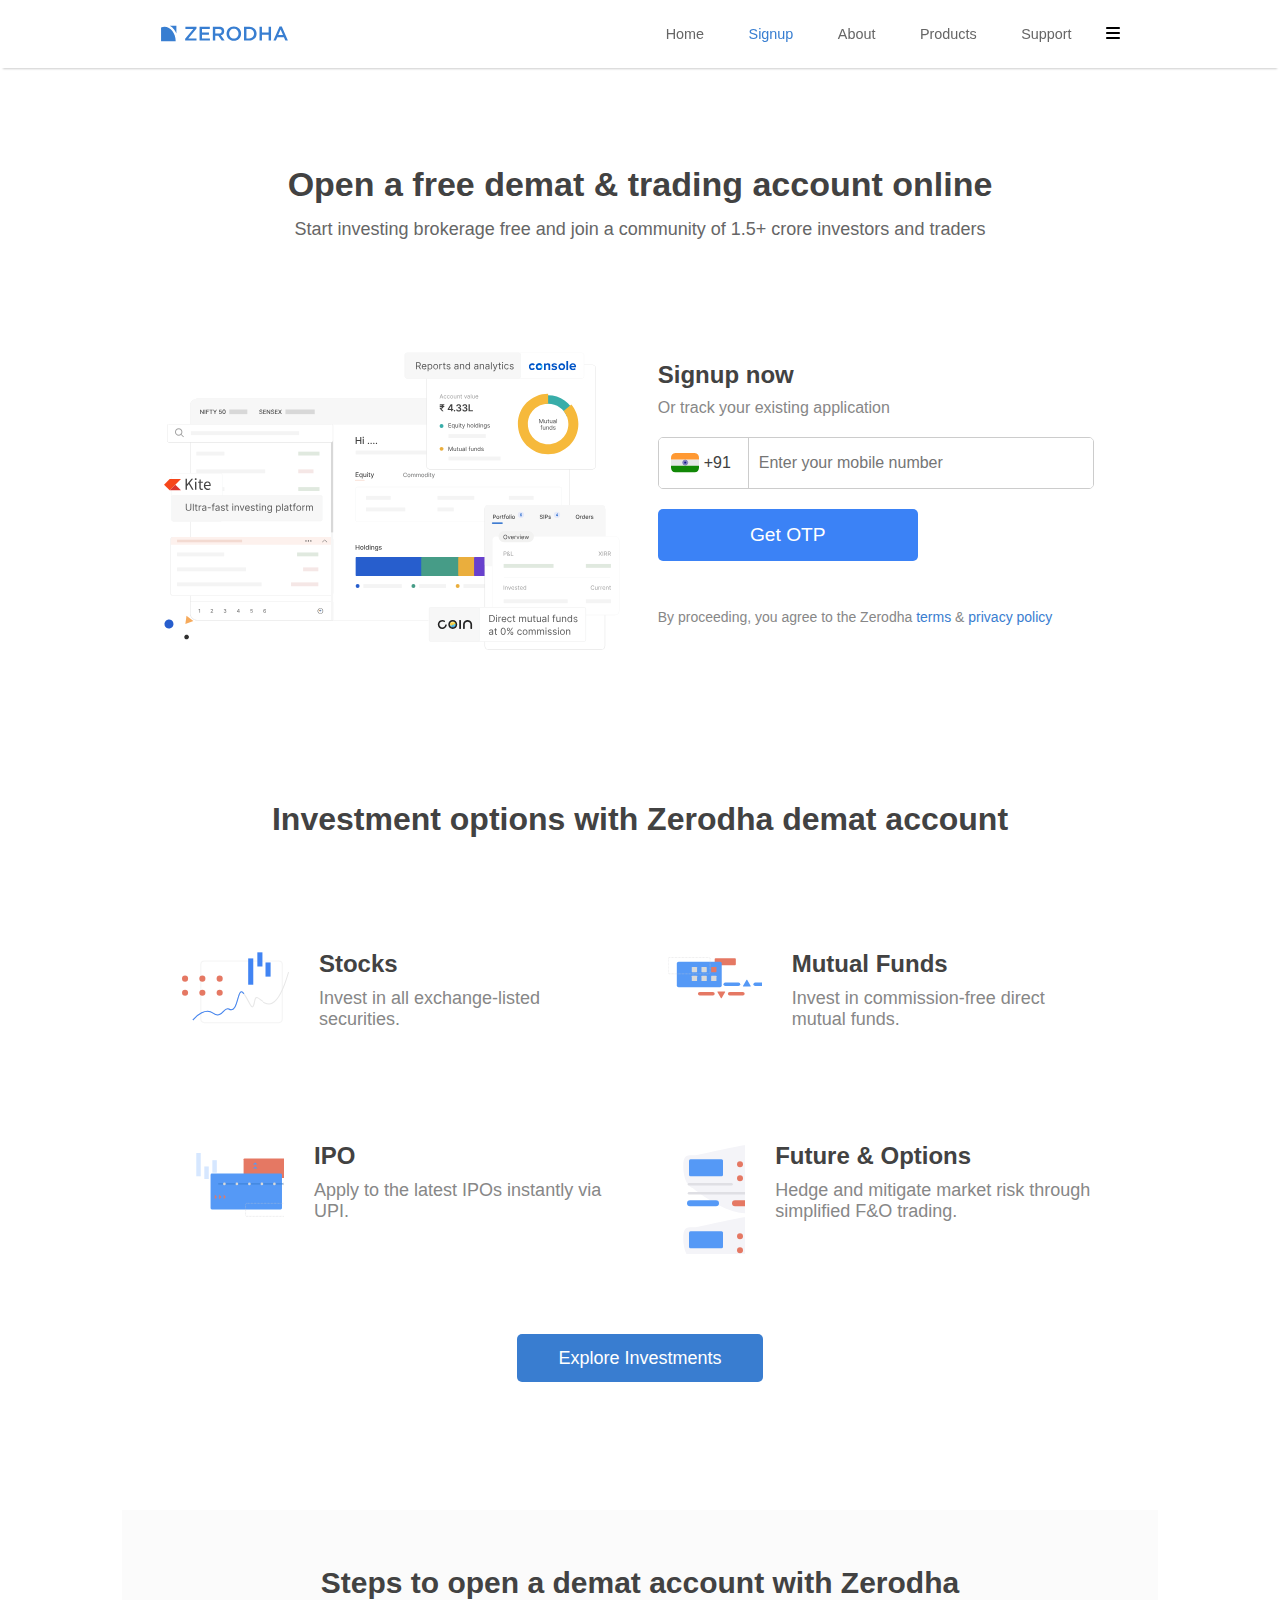
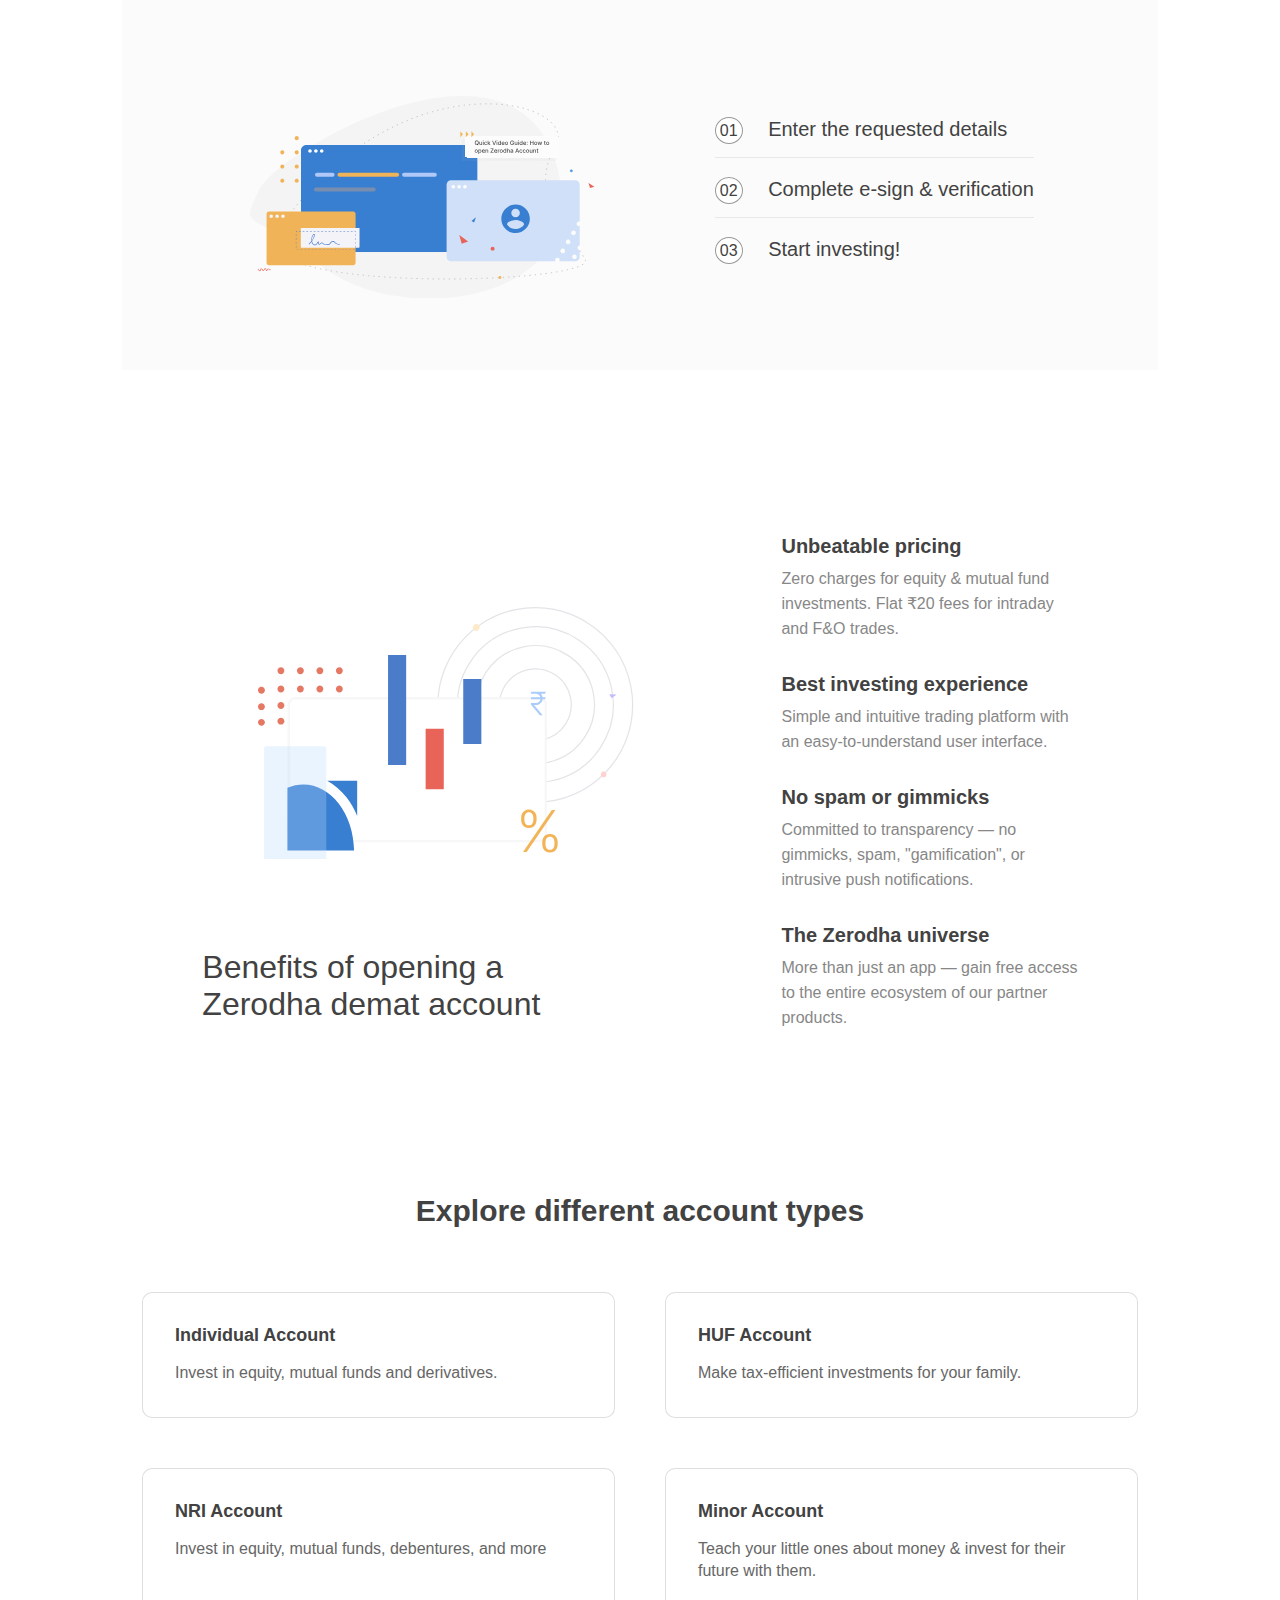
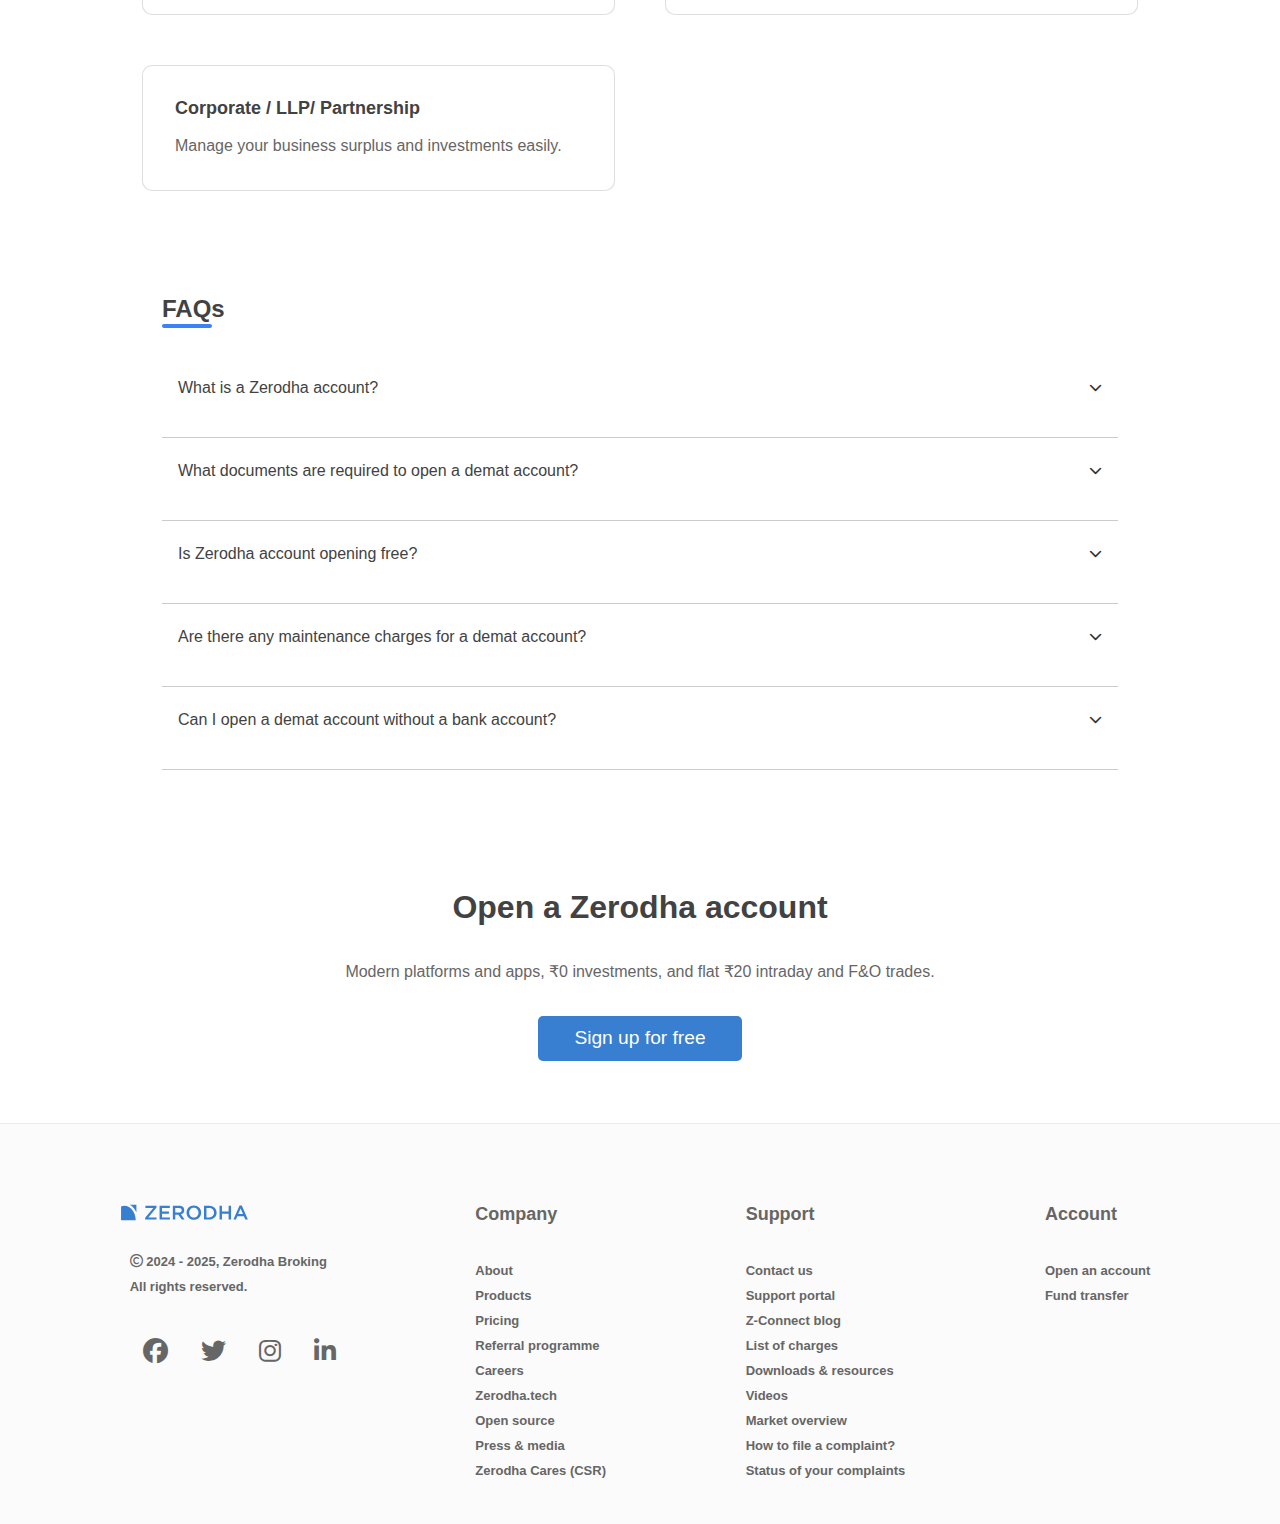
<file: signup.html>
<!DOCTYPE html>
<html lang="en">

<head>
    <meta charset="UTF-8">
    <meta name="viewport" content="width=device-width, initial-scale=1.0">
    <title>signup-page-zerodha</title>
    <link rel="stylesheet" href="signup.css">
    <link rel="website icon" type="png" href="Home-images/web-icon.png">
    <link rel="stylesheet" href="https://cdnjs.cloudflare.com/ajax/libs/font-awesome/6.7.2/css/all.min.css"
        integrity="sha512-Evv84Mr4kqVGRNSgIGL/F/aIDqQb7xQ2vcrdIwxfjThSH8CSR7PBEakCr51Ck+w+/U6swU2Im1vVX0SVk9ABhg=="
        crossorigin="anonymous" referrerpolicy="no-referrer" />
</head>

<body>
    <!------------------------------------------------- Header ------------------------------------------------->
    <header class="header">
        <div class="right-content">
            <div class="logo">
            </div>
        </div>
        <div class="left-content">
            <a id="home" href="index.html">Home</a>
            <a id="signup-page">Signup</a>
            <a id="about" href="about.html"> About</a>
            <a id="product" href="product.html">Products</a>
            <a id="support" href="support.html">Support</a>
            <i class="fa-solid fa-bars" id="menu-icon"></i>
        </div>
    </header>
    <hr>

    <!------------------------------------------------- menu-section ------------------------------------------------->

    <div class="about-menu">
        <div class="menu-container">
            <div class="menu-icon-container1">

                <div class="menu-text">
                    <div class="kite-img">
                    </div>
                    <h4>Kite</h4>
                    <a>Trading platform</a>

                </div>

                <div class="menu-text">
                    <div class="console-img">
                    </div>

                    <h4>Kite</h4>
                    <a>Trading platform</a>
                </div>

                <div class="menu-text">
                    <div class="kite-connect-img">
                    </div>

                    <h4>Kite</h4>
                    <a>Trading platform</a>

                </div>

                <div class="menu-text">
                    <div class="coin-img">
                    </div>
                    <h4>Kite</h4>
                    <a>Trading platform</a>

                </div>
            </div>


            <div class="menu-icon-container2">
                <div class="menu-footer">
                    <ul>
                        <h2>Utilities</h2><br>
                        <a> Brokerage calculator</a>
                        <a>Margin calculator</a>
                        <a>Holiday calendar</a>
                        <a>Markets</a>
                    </ul>

                    <ul>
                        <h2>Updates</h2> <br>
                        <a>Z-Connect blog</a>
                        <a>Pulse News</a>
                        <a>Circulars / Bulletin</a>
                        <a>IPOs</a>
                    </ul>

                    <ul>
                        <h2>Education</h2> <br>
                        <div class="edution">
                            <a href="#">
                                <img src="Signup-section/images/varsity.png" width="31" height="34">
                                <p class="versity">varsity</p>
                            </a>
                            <a href="#">
                                <img src="Signup-section/images/tqna.png" width="38" height="30">
                                <p class="tqna">Trading Q&A</p>
                            </a>
                        </div>
                    </ul>
                </div>
            </div>
        </div>
    </div>

    <!------------------------------------------------- Container-1 ------------------------------------------------->
    <div class="container-1">
        <h1>Open a free demat & trading account online</h1>
        <p>Start investing brokerage free and join a community of 1.5+ crore investors and traders</p>
    </div>

    <!------------------------------------------------- Container-2 ------------------------------------------------->
    <div class="container-2">
        <div class="container2-landingpage">
        </div>
        <div class="contact-section">
            <h1>Signup now</h1>
            <p>Or track your existing application</p>

            <div class="input-group">
                <div class="flag">
                    <img src="Signup-section/images/ind-flag.svg" alt="">
                </div>
                <div class="code">+91</div>
                <input type="text" placeholder="Enter your mobile number">
            </div>

            <button class="get-otp-btn">Get OTP</button>
            <p class="end-para">By proceeding, you agree to the Zerodha <span>terms</span> & <span>privacy policy</span>
            </p>
        </div>
    </div>

    <!------------------------------------------------- Container-3------------------------------------------------->

    <div class="container-3">
        <h2 class="title">Investment options with Zerodha demat account</h2>
        <div class="grid">

            <div class="card">
                <div class="card1-img"></div>
                <div class="card-text">
                    <h3>Stocks</h3>
                    <p>Invest in all exchange-listed securities.</p>
                </div>
            </div>

            <div class="card">
                <div class="card2-img"></div>
                <div class="card-text">
                    <h3>Mutual Funds</h3>
                    <p>Invest in commission-free direct mutual funds.</p>
                </div>
            </div>

            <div class="card">
                <div class="card3-img"></div>
                <div class="card-text">
                    <h3>IPO</h3>
                    <p>Apply to the latest IPOs instantly via UPI.</p>
                </div>
            </div>

            <div class="card">
                <div class="card4-img"></div>
                <div class="card-text">
                    <h3>Future & Options</h3>
                    <p>Hedge and mitigate market risk through simplified F&O trading.</p>
                </div>
            </div>

        </div>
        <button id="container3-btn">Explore Investments</button>
    </div>

    <!------------------------------------------------- Container-4 ------------------------------------------------->
    <div class="container-4">
        <h2>Steps to open a demat account with Zerodha</h2>
        <div class="container4-landing">
            <div class="container4-img"></div>
            <div class="container4-para">
                <p id="container4-para1"> <span class="circle">01</span> Enter the requested details</p>
                <hr>
                <p id="container4-para2"> <span class="circle">02</span> Complete e-sign & verification</p>
                <hr>
                <p id="container4-para3"> <span class="circle">03</span> Start investing!</p>
            </div>
        </div>
    </div>

    <!------------------------------------------------- Container-5 ------------------------------------------------->

    <div class="container-5">
        <div class="container5-landing">
            <div class="container5-img"></div>
            <p>Benefits of opening a<br> Zerodha demat account</p>
        </div>
        <hr>
        <div class="container5-text">

            <div class="text5">
                <h1>Unbeatable pricing</h1>
                <p>Zero charges for equity & mutual fund<br>investments. Flat ₹20 fees for intraday <br>and F&O trades.
                </p>
            </div>

            <div class="text5">
                <h1>Best investing experience</h1>
                <p>Simple and intuitive trading platform with <br>an easy-to-understand user interface.</p>
            </div>

            <div class="text5">
                <h1>No spam or gimmicks</h1>
                <p>Committed to transparency — no<br> gimmicks, spam, "gamification", or <br>intrusive push
                    notifications.</p>
            </div>

            <div class="text5">
                <h1>The Zerodha universe</h1>
                <p>More than just an app — gain free access<br> to the entire ecosystem of our partner<br> products.</p>
            </div>

        </div>
    </div>

    <h2 class="explore-type">Explore different account types</h2>

    <!------------------------------------------------- Container-6 ------------------------------------------------->

    <div class="container-6">
        <div class="account-box">
            <h3>Individual Account</h3>
            <p>Invest in equity, mutual funds and derivatives.</p>
        </div>

        <div class="account-box">
            <h3>HUF Account</h3>
            <p>Make tax-efficient investments for your family.</p>
        </div>

        <div class="account-box">
            <h3>NRI Account</h3>
            <p>Invest in equity, mutual funds, debentures, and more</p>
        </div>

        <div class="account-box">
            <h3>Minor Account</h3>
            <p>Teach your little ones about money & invest for their future with them.</p>
        </div>

        <div class="account-box">
            <h3>Corporate / LLP/ Partnership</h3>
            <p>Manage your business surplus and investments easily.</p>
        </div>
    </div>

    <!------------------------------------------------- Container-7 ------------------------------------------------->

    <div class="container-7">
        <h2>FAQs</h2>
    
        <div class="faq-item">
            <div class="question">
                <span>What is a Zerodha account?</span>
                <i class="fas fa-chevron-down icon"></i>
            </div>
            <div class="answer">
                A Zerodha account is a combined demat and trading account that allows investors to buy, sell, and hold securities digitally.
            </div>
        </div>
    
        <div class="faq-item">
            <div class="question">
                <span>What documents are required to open a demat account?</span>
                <i class="fas fa-chevron-down icon"></i>
            </div>
            <div class="answer">
                The following documents are required to open a Zerodha account online:
                <li>PAN number</li>
                <li>Aadhaar Card (Linked with a phone number for OTP verification)</li>
                <li>Cancelled cheque or bank account statement (To link your bank account)</li>
                <li>Income proof (Required only if you wish to trade in Futures & options)</li>
            </div>
        </div>
    
        <div class="faq-item">
            <div class="question">
                <span>Is Zerodha account opening free?</span>
                <i class="fas fa-chevron-down icon"></i>
            </div>
            <div class="answer">
                Yes, It is completely free.
            </div>
        </div>
    
        <div class="faq-item">
            <div class="question">
                <span>Are there any maintenance charges for a demat account?</span>
                <i class="fas fa-chevron-down icon"></i>
            </div>
            <div class="answer">
                The account maintaince charges is appliacable based on the account type.<br>
                For Basic Services Demat Account: Zero charges if the holding value is less than ₹4,00,000.<br>
                For non-Basic Services Demat Account demat accounts: ₹300 per year + GST<br>
                To learn more about BSDA, Click here
            </div>
        </div>
    
        <div class="faq-item">
            <div class="question">
                <span>Can I open a demat account without a bank account?</span>
                <i class="fas fa-chevron-down icon"></i>
            </div>
            <div class="answer">
                To open a demat account, you must have a bank account in your name.<br>
                If UPI verification is completed successfully, no proof of bank is needed. However, if bank verification fails, you'll need to<br>
                 provide either a cancelled cheque or a bank statement to link your bank account to Zerodha.
            </div>
        </div>
    </div>

    <!------------------------------------------------- Container-8 ------------------------------------------------->

    <div class="container-8">
        <h2>Open a Zerodha account</h2>
        <p>Modern platforms and apps, ₹0 investments, and flat ₹20 intraday and F&O trades.</p>
        <a href="signup.html"><button>Sign up for free</button></a>
    </div>


    <!------------------------------------------------- Footer ------------------------------------------------->
    <hr>
    <footer class="footer">
        <div class="foot-panel1">
            <ul>
                <div class="logo"></div> <br>
                <a class="copyright"> <i class="fa-regular fa-copyright"></i> 2024 - 2025, Zerodha Broking <br>All
                    rights reserved.</a>
                <div class="footer-icon">
                    <a class="link-click" href="https://www.facebook.com/akash.aware.792">
                        <i class="fa-brands fa-facebook"></i>
                    </a>

                    <a class="link-click" href="https://x.com/twitt_login?lang=en">
                        <i class="fa-brands fa-twitter"></i>
                    </a>

                    <a class="link-click" href="https://www.instagram.com/akash_aware_15/">
                        <i class="fa-brands fa-instagram" id="insta"></i>
                    </a>

                    <a class="link-click" href="https://www.linkedin.com/in/akash-aware-2819ba281/">
                        <i class="fa-brands fa-linkedin-in"></i>
                    </a>
                </div>
            </ul>

            <ul>
                <h2> Company</h2> <br>
                <a>About</a>
                <a>Products</a>
                <a>Pricing</a>
                <a>Referral programme</a>
                <a>Careers</a>
                <a>Zerodha.tech</a>
                <a>Open source</a>
                <a>Press & media</a>
                <a>Zerodha Cares (CSR)</a>
            </ul>

            <ul>
                <h2>Support</h2> <br>
                <a>Contact us</a>
                <a>Support portal</a>
                <a>Z-Connect blog</a>
                <a>List of charges</a>
                <a>Downloads & resources</a>
                <a>Videos</a>
                <a>Market overview</a>
                <a>How to file a complaint?</a>
                <a>Status of your complaints</a>
            </ul>

            <ul>
                <h2>Account</h2><br>
                <a>Open an account</a>
                <a>Fund transfer</a>
            </ul>
        </div>
    </footer>

    <!-------------------------------------------------- Javascript------------------------------------------------->
    <script src="signup.js"></script>
</body>

</html>
</file>
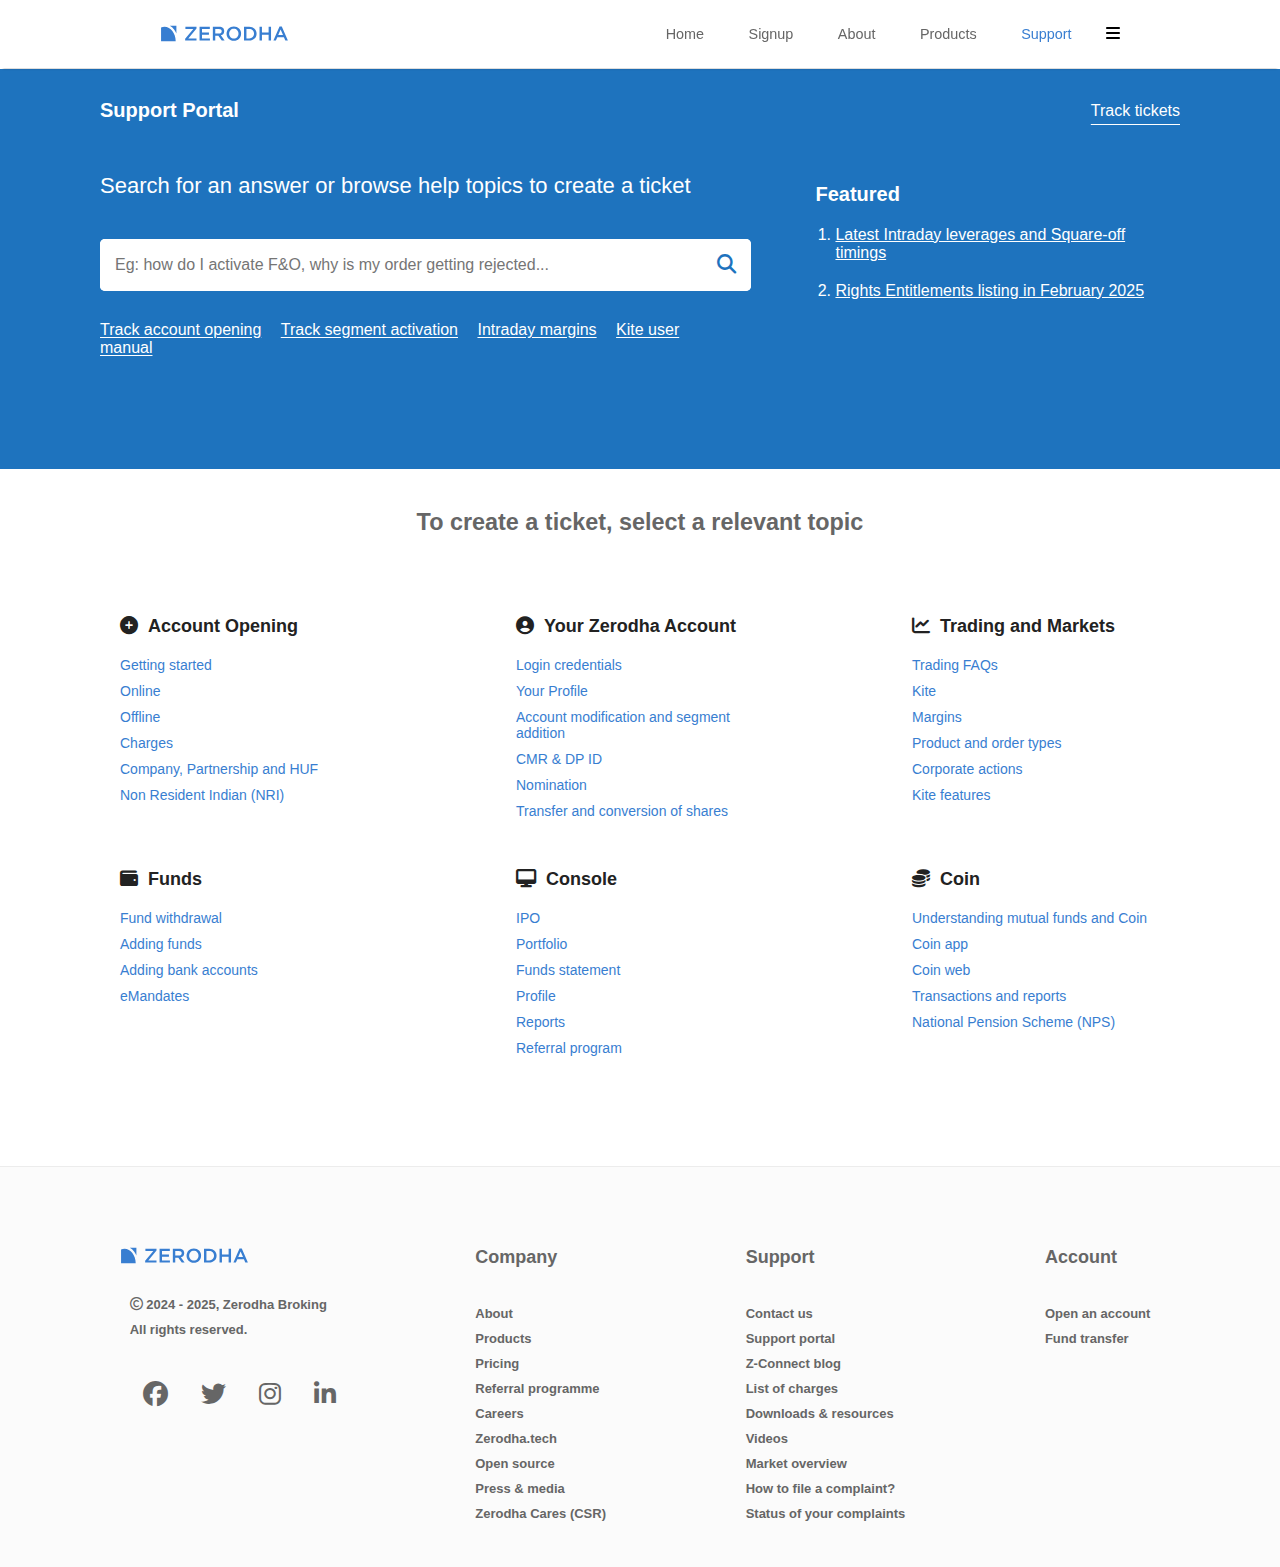
<file: support.html>
<!DOCTYPE html>
<html lang="en">

<head>
    <meta charset="UTF-8">
    <meta name="viewport" content="width=device-width, initial-scale=1.0">
    <title>zerodha support portal</title>
    <link rel="stylesheet" href="support.css">
    <link rel="website icon" type="png" href="Home-images/web-icon.png">
    <link rel="stylesheet" href="https://cdnjs.cloudflare.com/ajax/libs/font-awesome/6.7.2/css/all.min.css"
        integrity="sha512-Evv84Mr4kqVGRNSgIGL/F/aIDqQb7xQ2vcrdIwxfjThSH8CSR7PBEakCr51Ck+w+/U6swU2Im1vVX0SVk9ABhg=="
        crossorigin="anonymous" referrerpolicy="no-referrer" />
</head>

<body>
    <!------------------------------------ Header ------------------------------------>
    <header class="header">
        <div class="right-content">
            <div class="logo">
            </div>
        </div>
        <div class="left-content">
            <a id="home" href="index.html">Home</a>
            <a id="signup-page" href="signup.html">Signup</a>
            <a id="about" href="about.html"> About</a>
            <a id="product" href="product.html">Products</a>
            <a id="support" href="">Support</a>
            <i class="fa-solid fa-bars" id="menu-icon"></i>
        </div>
    </header>
    <hr>

    <!------------------------------------ menu-section ------------------------------------>

    <div class="about-menu">
        <div class="menu-container">
            <div class="menu-icon-container1">

                <div class="menu-text">
                    <div class="kite-img">
                    </div>
                    <h4>Kite</h4>
                    <a>Trading platform</a>

                </div>

                <div class="menu-text">
                    <div class="console-img">
                    </div>

                    <h4>Console</h4>
                    <a>Backoffice</a>
                </div>

                <div class="menu-text">
                    <div class="kite-connect-img">
                    </div>

                    <h4>Kite Connect</h4>
                    <a>Trading APIs</a>

                </div>

                <div class="menu-text">
                    <div class="coin-img">
                    </div>
                    <h4>Coin</h4>
                    <a>Mutual funds</a>

                </div>
            </div>


            <div class="menu-icon-container2">
                <div class="menu-footer">
                    <ul>
                        <h2>Utilities</h2><br>
                        <a> Brokerage calculator</a>
                        <a>Margin calculator</a>
                        <a>Holiday calendar</a>
                        <a>Markets</a>
                    </ul>

                    <ul>
                        <h2>Updates</h2> <br>
                        <a>Z-Connect blog</a>
                        <a>Pulse News</a>
                        <a>Circulars / Bulletin</a>
                        <a>IPOs</a>
                    </ul>

                    <ul>
                        <h2>Education</h2> <br>
                        <div class="edution">
                            <a href="#">
                                <img src="Home-images/varsity.png" width="31" height="34">
                                <p class="versity">varsity</p>
                            </a>
                            <a href="#">
                                <img src="Home-images/tqna.png" width="38" height="30">
                                <p class="tqna">Trading Q&A</p>
                            </a>
                        </div>
                    </ul>
                </div>
            </div>
        </div>
    </div>

    <!------------------------------------ container-1 ------------------------------------>

    <div class="container-1">
        <div class="headings">
            <div>
                <h2>Support Portal</h2>
            </div>
            <div><a>Track tickets</a></div>
        </div>
        <div class="support-portal">

            <!-- left-div -->
            <div class="left-support-div">
                <p>Search for an answer or browse help topics to create a ticket</p>
                <div class="search-bar">
                    <input type="text" placeholder="Eg: how do I activate F&O, why is my order getting rejected...">
                    <button><i class="fas fa-search"></i></button>
                </div>

                <div class="quick-links">
                    <a href="#">Track account opening</a>
                    <a href="#">Track segment activation</a>
                    <a href="#">Intraday margins</a>
                    <a href="#">Kite user manual</a>
                </div>
            </div>

            <!-- left-div -->
            <div class="right-support-div">
                <div class="featured">
                    <h3>Featured</h3>
                    <ol>
                        <li><a href="#">Latest Intraday leverages and Square-off timings</a></li>
                        <li><a href="#">Rights Entitlements listing in February 2025</a></li>
                    </ol>
                </div>
            </div>

        </div>
    </div>

    <!------------------------------------ container-2 ------------------------------------>
    <div class="container2-heading">
        <h3>To create a ticket, select a relevant topic</h3>
    </div>

    <div class="faq-sections">
        <div class="faq-section">
            <h3><i class="fas fa-plus-circle"></i> Account Opening</h3>
            <ul>
                <li><a href="#">Getting started</a></li>
                <li><a href="#">Online</a></li>
                <li><a href="#">Offline</a></li>
                <li><a href="#">Charges</a></li>
                <li><a href="#">Company, Partnership and HUF</a></li>
                <li><a href="#">Non Resident Indian (NRI)</a></li>
            </ul>
        </div>

        <div class="faq-section">
            <h3><i class="fas fa-user-circle"></i> Your Zerodha Account</h3>
            <ul>
                <li><a href="#">Login credentials</a></li>
                <li><a href="#">Your Profile</a></li>
                <li><a href="#">Account modification and segment addition</a></li>
                <li><a href="#">CMR & DP ID</a></li>
                <li><a href="#">Nomination</a></li>
                <li><a href="#">Transfer and conversion of shares</a></li>
            </ul>
        </div>

        <div class="faq-section">
            <h3><i class="fas fa-chart-line"></i> Trading and Markets</h3>
            <ul>
                <li><a href="#">Trading FAQs</a></li>
                <li><a href="#">Kite</a></li>
                <li><a href="#">Margins</a></li>
                <li><a href="#">Product and order types</a></li>
                <li><a href="#">Corporate actions</a></li>
                <li><a href="#">Kite features</a></li>
            </ul>
        </div>

        <div class="faq-section">
            <h3><i class="fas fa-wallet"></i> Funds</h3>
            <ul>
                <li><a href="#">Fund withdrawal</a></li>
                <li><a href="#">Adding funds</a></li>
                <li><a href="#">Adding bank accounts</a></li>
                <li><a href="#">eMandates</a></li>
            </ul>
        </div>

        <div class="faq-section">
            <h3><i class="fas fa-desktop"></i> Console</h3>
            <ul>
                <li><a href="#">IPO</a></li>
                <li><a href="#">Portfolio</a></li>
                <li><a href="#">Funds statement</a></li>
                <li><a href="#">Profile</a></li>
                <li><a href="#">Reports</a></li>
                <li><a href="#">Referral program</a></li>
            </ul>
        </div>

        <div class="faq-section">
            <h3><i class="fas fa-coins"></i> Coin</h3>
            <ul>
                <li><a href="#">Understanding mutual funds and Coin</a></li>
                <li><a href="#">Coin app</a></li>
                <li><a href="#">Coin web</a></li>
                <li><a href="#">Transactions and reports</a></li>
                <li><a href="#">National Pension Scheme (NPS)</a></li>
            </ul>
        </div>
    </div>

    <!------------------------------------ Footer ------------------------------------>
    <hr>
    <footer class="footer">
        <div class="foot-panel1">
            <ul>
                <div class="logo"></div> <br>
                <a class="copyright"> <i class="fa-regular fa-copyright"></i> 2024 - 2025, Zerodha Broking <br>All
                    rights reserved.</a>
                <div class="footer-icon">
                    <a class="link-click" href="https://www.facebook.com/akash.aware.792">
                        <i class="fa-brands fa-facebook"></i>
                    </a>

                    <a class="link-click" href="https://x.com/twitt_login?lang=en">
                        <i class="fa-brands fa-twitter"></i>
                    </a>

                    <a class="link-click" href="https://www.instagram.com/akash_aware_15/">
                        <i class="fa-brands fa-instagram" id="insta"></i>
                    </a>

                    <a class="link-click" href="https://www.linkedin.com/in/akash-aware-2819ba281/">
                        <i class="fa-brands fa-linkedin-in"></i>
                    </a>
                </div>
            </ul>

            <ul>
                <h2> Company</h2> <br>
                <a>About</a>
                <a>Products</a>
                <a>Pricing</a>
                <a>Referral programme</a>
                <a>Careers</a>
                <a>Zerodha.tech</a>
                <a>Open source</a>
                <a>Press & media</a>
                <a>Zerodha Cares (CSR)</a>
            </ul>

            <ul>
                <h2>Support</h2> <br>
                <a>Contact us</a>
                <a>Support portal</a>
                <a>Z-Connect blog</a>
                <a>List of charges</a>
                <a>Downloads & resources</a>
                <a>Videos</a>
                <a>Market overview</a>
                <a>How to file a complaint?</a>
                <a>Status of your complaints</a>
            </ul>

            <ul>
                <h2>Account</h2><br>
                <a>Open an account</a>
                <a>Fund transfer</a>
            </ul>
        </div>
    </footer>

    <!------------------------------------ Javascript------------------------------------>
    <script src="support.js"></script>

</body>

</html>
</file>
<file: style.css>
* {
    margin: 0;
    padding: 0;
    box-sizing: border-box;
    font-family: Arial, Helvetica, sans-serif;
}

.logo {
    height: 17px;
    width: 129px;
    background-image: url("Home-images/logo.svg");
    background-size: cover;
    cursor: pointer;
}

#menu-icon {
    user-select: none;
}

#home {
    text-decoration: none;
    color: #387ED1;
}

#signup-page {
    text-decoration: none;
}

#about {
    text-decoration: none;
   
}

#product {
    text-decoration: none;
    
}

#support {
    text-decoration: none;
}




#menu-icon {
    user-select: none; 
}

/************************************************* Menu icon *************************************************/

.about-menu {
    height: auto;
    width: 100%;
    background-color: transparent;
    display: none;
    align-items: center;
    justify-content: center;
    margin-top: 4.23rem;
    position: fixed;
    top: 0;
    left: 0;
    width: 100%;
    z-index: 1000;
}

.show {
    display: block;
}



.menu-container {
    height: auto;
    width: 100%;
    background-color: transparent;
    display: flex;
    flex-direction: column;
    align-items: flex-end;
}

/*menu-icon-container1  */

.menu-icon-container1 {
    height: 146px;
    width: 700px;
    background-color: white;
    padding: 20px 0px;
    display: flex;
    justify-content: space-around;
    align-items: center;
    margin-right: 10rem;
    box-shadow:
    5px 5px 10px rgba(0, 0, 0, 0.3),
    -5px 5px 10px rgba(0, 0, 0, 0.3);
}

.menu-text {
    display: flex;
    flex-direction: column;
    align-items: center;
    cursor: pointer;
}

.menu-text h4 {
    padding-top: 10px;
    font-size: 14.4px;
    color: #666666;
}

.menu-text h4:hover {
    color: #387ED1;
}

.menu-text a {
    padding-top: 10px;
    font-size: 12px;
    color: #9B9B9B;
}

.kite-img {
    height: 50px;
    width: 50px;
    background-image: url("Home-images/kite.svg");
    background-size: cover;

}

.console-img {
    height: 50px;
    width: 50.83px;
    background-image: url("Home-images/console.svg");
    background-size: cover;
}


.kite-connect-img {
    height: 50px;
    width: 50px;
    background-image: url("Home-images//kite-connect.svg");
    background-size: cover;
}


.coin-img {
    height: 50px;
    width: 50.83px;
    background-image: url("Home-images/coin.svg");
    background-size: cover;
}

/*menu-icon-container2  */

.menu-icon-container2 {
    height: 212px;
    width: 700px;
    background-color: #FAFAFB;
    padding: 20px 30px;
    display: flex;
    margin-right: 10rem;
    box-shadow:
    5px 5px 10px rgba(0, 0, 0, 0.3),
    -5px 5px 10px rgba(0, 0, 0, 0.3);
}

.menu-footer {
    height: 212px;
    width: 700px;
    display: flex;
    justify-content: space-around;
}

.menu-footer h2 {
    color: #424242;
    font-size: 16px;
    margin: 0px;
}

.menu-footer a {
    color: #666666;
    font-size: 14.4px;
    cursor: pointer;
}

.menu-footer a:hover {
    color: #387ED1;
}

.edution {
    display: flex;
    gap: 60%;
}

.versity:hover {
    color: #387ED1;
}

.tqna:hover {
    color: #387ED1;
}

/************************************************* header*************************************************/

.header {
    background-color: rgb(255, 255, 255);
    height: 4.23rem;
    display: flex;
    align-items: center;
    justify-content: space-between;
    padding: 0rem 10rem;
    position: fixed;
    top: 0;
    left: 0;
    width: 100%;
    z-index: 1000;
    box-shadow: 0 4px 2px -3px rgba(0, 0, 0, 0.2); 

}

.left-content a {
    padding-left: 40px;
    cursor: pointer;
    font-size: 14.4px;
    color: #666666;
}

.left-content a:hover {
    color: #387ED1;
    ;
}

.left-content i {
    padding-left: 30px;
    font-size: 16px;
    cursor: pointer;
}

hr {
    height: 1px;
    border: none;
    background: rgba(0, 0, 0, 0.075);
}

/************************************************* container-1*************************************************/

.container-1 {
    height: auto;
    background-color: rgb(255, 255, 255);
    display: grid;
    margin: 2rem 6rem;
    padding: 0px 20px 120px;
    padding-top: 4.23rem;
    flex-wrap: wrap;
}


.hero-img {
    display: flex;
    flex-direction: column;
    justify-content: center;
    place-items: center;
}


.img {
    height: 20.5rem;
    width: 48.7rem;
    background-image: url("Home-images/hero-img.png");
    background-size: cover;
    margin-bottom: 3.75rem;
}

.hero-img h1 {
    font-size: 2.75rem;
    color: #424242;
}

.hero-img p {
    font-size: 1.25rem;
    color: #666666;
    margin: 10px 0px 15px;
}

.hero-img button {
    height: 2.79rem;
    width: 12.735rem;
    background-color: #387ED1;
    color: white;
    font-size: 1.2rem;
    margin-top: 25px;
    border-radius: 5px;
    border: none;
    cursor: pointer;
}

.hero-img button:hover {
    background-color: black;
}


/************************************************* container-2 *************************************************/


.container-2 {
    height: 50rem;
    background-color: rgb(255, 255, 255);
    display: flex;
    align-items: center;
    margin: 2rem 6rem 0rem 6rem;
    padding: 0px 30px;
    gap: 10%;
    overflow: hidden;
}

.img-container-2 {
    height: 38.2rem;
    width: 39rem;
    background-image: url("Home-images/containe-2-img.png");
    background-size: cover;
    cursor: pointer;
}

.content h1 {
    font-size: 32px;
    margin-bottom: 40px;
    color: #424242;
}

.content h2 {
    font-size: 20px;
    color: #424242;
}

.content p {
    font-size: 16px;
    margin: 5px 0px 32px;
    line-height: 30px;
    font-weight: 200;
    color: #666666;
}

.content-right {
    justify-content: center;
}

.product {
    display: flex;
    align-items: center;
    justify-content: center;
    margin-top: 20px;
    color: #387ED1;
    cursor: pointer;
}

.product a:hover {
    color: black;
}

.contant-left {
    height: 677px;
    width: 432px;
}

span {
    color: #387ED1;
    cursor: pointer;
}

span:hover {
    color: black;
}

/************************************************* press-logo *************************************************/

.press-logo {
    height: 60px;
    background-color: rgb(255, 255, 255);
    margin: 0rem 6rem;
    display: flex;
    align-items: center;
    justify-content: center;
    margin-bottom: 2rem;
}

.press-img {
    height: 40px;
    width: 710px;
    background-image: url("Home-images/press-logos.png");
    background-size: cover;
    cursor: pointer;
}

/************************************************* container-3 *************************************************/

.container-3 {
    height: 300px;
    background-color: rgb(255, 255, 255);
    margin: 0rem 6rem;
    padding: 0px 30px;
    margin-top: 6rem;
    display: flex;
    align-items: center;
    overflow: hidden;
}

.right-container3 {
    width: 65rem;
    height: 12rem;
    cursor: pointer;
    background-color: rgb(255, 255, 255);
    display: flex;
    align-items: center;
    justify-content: space-between;
}


.right-container3 p {
    font-size: 10px;
    color: #666666;
}

.container3-img1 {
    height: 97px;
    width: 120px;
    background-image: url("Signup-section/images/0.svg");
    background-size: cover;
}

.container3-img2 {
    height: 97px;
    width: 120px;
    background-image: url("Signup-section/images/0.svg");
    background-size: cover;
}


.container3-img3 {
    height: 97px;
    width: 120px;
    background-image: url("Signup-section/images/20.svg");
    background-size: cover;
}



.left-container3 h3 {
    font-size: 32px;
    margin: 0px 0px 20px;
    color: #424242;
}

.left-container3 p {
    font-size: 16px;
    margin: 16px 0px 15px;
    color: #424242;
    line-height: 30px;
}

.left-container3 a {
    font-size: 16px;
    margin: 0px 0px 15px;
    color: #387ED1;
    cursor: pointer;
}

.left-container3 a:hover {
    color: black;

}


/************************************************* container- 4 *************************************************/

.container-4 {
    height: 425px;
    background-color: rgb(255, 255, 255);
    margin: 0rem 6rem;
    display: flex;
    align-items: center;
    gap: 20%;
    overflow: hidden;
}

.img-container4 {
    height: 317px;
    width: 432px;
    background-image: url("Home-images/container4.svg");
    background-size: cover;
    cursor: pointer;
}

.right-container4 h3 {
    color: #424242;
    font-size: 32px;
    margin: 0px 0px 20px;
}

.right-container4 a {
    color: #387ED1;
    font-size: 16px;
    cursor: pointer;
}

.right-container4 a:hover {
    color: black;
}

.container4-para1 {
    color: #424242;
    font-size: 16px;
    margin: 16px 0px 15px;
    line-height: 30px;
}

.container4-para2 {
    color: #424242;
    font-size: 16px;
    margin: 30px 0px 15px;
    line-height: 30px;
}

/************************************************** container-5*************************************************/

.container-5 {
    height: 296px;
    margin: 0rem 6rem;
    background-color: rgb(255, 255, 255);
    display: flex;
    flex-direction: column;
    align-items: center;
    justify-content: center;
    margin-top: 5rem;
    overflow: hidden;
}

.container-5 h2 {
    font-size: 32px;
    color: #424242;
    margin: 0px 0px 20px;

}

.container-5 p {
    font-size: 16px;
    margin: 16px 0px 15px;
    color: #666666;
}

.container-5 button {
    height: 2.79rem;
    width: 12.735rem;
    background-color: #387ED1;
    color: white;
    font-size: 1.2rem;
    margin-top: 20px;
    border-radius: 5px;
    border: none;
    cursor: pointer;
}

.container-5 button:hover {
    background-color: black;
}


/*************************************************** footer **************************************************/

.footer {
    height: 25rem;
    background-color: #FBFBFB;
    overflow: hidden;
}

.foot-panel {
    font-size: 10px;
}

.footer ul a {
    font-size: 13px;
    margin-left: 10px;
    margin-right: 10px;
}

.footer ul h2 {
    font-size: 18px;
    margin-left: 10px;
    margin-right: 10px;
}

.footer-icon i {
    font-size: 25px;
    margin-left: 10px;
    padding-left: 3px;
}


.foot-panel1 {
    padding-top: 80px;
    color: #666666;
    height: 300px;
    display: flex;
    justify-content: space-evenly;
}

.footer-icon {
    margin-top: 30px;
    font-size: 25px;
    cursor: pointer;
    display: flex;
}


ul a {
    display: block;
    font-size: 16px;
    margin-top: 10px;
    color: #666666;
}

ul h2 {
    font-size: 18px;
    margin: 0px 0px 10px;
}

footer a {
    font-size: 16px;
    color: #666666;
    font-weight: 600;
}

.copyright {
    color: #666666;
    line-height: 25px;
}
</file>
<file: about.css>
* {
    margin: 0;
    padding: 0;
    box-sizing: border-box;
    font-family: Arial, Helvetica, sans-serif;
}

.logo {
    height: 17px;
    width: 129px;
    background-image: url("About-section/images/logo.svg");
    background-size: cover;
    cursor: pointer;
}

/************************************************* Menu icon *************************************************/

.about-menu {
    height: auto;
    width: 100%;
    background-color: transparent;
    display: none;
    align-items: center;
    justify-content: center;
    margin-top: 4.23rem;
    position: fixed;
    top: 0;
    left: 0;
    width: 100%;
    z-index: 1000;
}

#menu-icon {
    user-select: none;
}

#home {
    text-decoration: none;
}

#signup-page {
    text-decoration: none;
}

#about {
    text-decoration: none;
    color: #387ED1;
   
}

#product {
    text-decoration: none;
    
}

#support {
    text-decoration: none;
}

.show {
    display: block;
}

.menu-container {
    height: auto;
    width: 100%;
    background-color: transparent;
    display: flex;
    flex-direction: column;
    align-items: flex-end;
}

/*menu-icon-container1  */

.menu-icon-container1 {
    height: 146px;
    width: 700px;
    background-color: white;
    padding: 20px 0px;
    display: flex;
    justify-content: space-around;
    align-items: center;
    margin-right: 10rem;
    box-shadow:
        5px 5px 10px rgba(0, 0, 0, 0.3),
        -5px 5px 10px rgba(0, 0, 0, 0.3);
}

.menu-text {
    display: flex;
    flex-direction: column;
    align-items: center;
    cursor: pointer;
}

.menu-text h4 {
    padding-top: 10px;
    font-size: 14.4px;
    color: #666666;
}

.menu-text h4:hover {
    color: #387ED1;
}

.menu-text a {
    padding-top: 10px;
    font-size: 12px;
    color: #9B9B9B;
}

.kite-img {
    height: 50px;
    width: 50px;
    background-image: url("About-section/images/kite-logo.svg");
    background-size: cover;
    cursor: pointer;

}

.console-img {
    height: 50px;
    width: 50.83px;
    background-image: url("About-section/images/console.svg");
    background-size: cover;
    cursor: pointer;
}


.kite-connect-img {
    height: 50px;
    width: 50px;
    background-image: url("About-section/images/kite-connect.svg");
    background-size: cover;
    cursor: pointer;
}


.coin-img {
    height: 50px;
    width: 50.83px;
    background-image: url("About-section/images/coin.svg");
    background-size: cover;
    cursor: pointer;
}

/*menu-icon-container2  */

.menu-icon-container2 {
    height: 212px;
    width: 700px;
    background-color: #FAFAFB;
    padding: 20px 30px;
    display: flex;
    margin-right: 10rem;
    box-shadow:
        5px 5px 10px rgba(0, 0, 0, 0.3),
        -5px 5px 10px rgba(0, 0, 0, 0.3);
}

.menu-footer {
    height: 212px;
    width: 700px;
    display: flex;
    justify-content: space-around;
}

.menu-footer h2 {
    color: #424242;
    font-size: 16px;
    margin: 0px;
}

.menu-footer a {
    color: #666666;
    font-size: 14.4px;
}

.edution {
    display: flex;
    gap: 60%;
}

.versity:hover {
    color: #387ED1;
}

.tqna:hover {
    color: #387ED1;
}

ul a {
    display: block;
    font-size: 16px;
    margin-top: 10px;
    color: #666666;
    cursor: pointer;
}

ul a:hover {
    color: #387ED1;
}

/************************************************* header*************************************************/

.header {
    background-color: rgb(255, 255, 255);
    height: 4.23rem;
    display: flex;
    align-items: center;
    justify-content: space-between;
    padding: 0rem 10rem;
    position: fixed;
    top: 0;
    left: 0;
    width: 100%;
    z-index: 1000;
    overflow: hidden;
    box-shadow: 0 4px 2px -3px rgba(0, 0, 0, 0.2); 


}


.left-content a {
    padding-left: 40px;
    cursor: pointer;
    font-size: 14.4px;
    color: #666666;
}

.left-content a:hover {
    color: #387ED1;
    ;
}

.left-content i {
    padding-left: 30px;
    font-size: 16px;
    cursor: pointer;
}

hr {
    height: 1px;
    border: none;
    background: rgba(0, 0, 0, 0.075);
}


/*************************************************container1*************************************************/

.container-1 {
    height: 297px;
    font-size: 16px;
    margin: 0px 85px;
    padding: 100px 0px;
    color: #424242;
    margin-top: 4.23rem;
    
}

.container-1 h1 {
    text-align: center;
}

/*************************************************container2*************************************************/


.container2 {
    height: 517px;
    display: flex;
    justify-content: center;
    gap: 5%;
    margin: 0px 85px;
    padding: 80px 0px 0px;
    overflow: hidden;

}

.container2 p{
    line-height: 30px;
}

.container2 span{
    color: #387ED1;
    cursor: pointer;
}

.container2 span:hover {
    color: #424242;
}

/* rightdiv */

.leftdiv-container2 .cont2-para1{
    font-size: 16px;
    color: #424242;
    margin: 16px 0px 15px;
}

.leftdiv-container2 .cont2-para2{
    font-size: 16px;
    color: #424242;
    margin: 16px 0px 15px;
}

.leftdiv-container2 .cont2-para3{
    font-size: 16px;
    color: #424242;
    margin: 16px 0px 15px;
}

/* rightdiv */

.rightdiv-container2 .cont2-para1 {
    font-size: 16px;
    color: #424242;
    margin: 16px 0px 15px;
}

.rightdiv-container2 .cont2-para2 {
    font-size: 16px;
    color: #424242;
    margin: 16px 0px 15px;
}

.rightdiv-container2 .cont2-para3 {
    font-size: 16px;
    color: #424242;
    margin: 16px 0px 15px;
}
/* peolple */

.people {
    text-align: center;
    font-size: 32px;
    color: #424242;
    margin: 0px 0px 20px;
    padding: 80px 0px;
    overflow: hidden;

}


/*************************************************container3*************************************************/

.container3 {
    height: 542px;
    padding: 40px 0px 100px;
    background-color: #ffffff;
    margin: 0px 85px;
    display: flex;
    align-items: center;
    justify-content: center;
    gap: 6%;
    overflow: hidden;
}

.ceo-img{
    height: 295px;
    width: 295px;
    background-image: url("About-section/images/img-1.jpg");
    background-size: cover;
    border-radius: 50%;
}

.img-cont3 h4 {
    text-align: center;
    font-size: 20px;
    color: #424242;
    margin-top: 20px;
}

.img-cont3 p {
    text-align: center;
    font-size: 14.4px;
    color: #666666;
    margin: 14.4px 0px 15px;
}

.info-ceo p {
    font-size: 16px;
    color: #424242;
    margin: 16px 0px 15px;
    line-height: 30px;
}

.info-ceo span {
    color: #387ED1;
    cursor: pointer;
}

.info-ceo span:hover {
    color: #424242;
}


/*************************************************container4*************************************************/


.team-container {
    display: flex;
    justify-content: center;
    flex-wrap: wrap;
    gap: 3rem;
    margin: 0px 85px;
    text-align: center;
    padding-bottom: 90px;
}

/* Member Card */
.member-card {
    width: 250px;
    position: relative;
    cursor: pointer;
    transition: transform 0.3s;
}

.member-card:hover {
    transform: translateY(-10px);
}

/* Profile Image */
.member-card img {
    width: 200px;
    height: 200px;
    border-radius: 50%;
    object-fit: cover;
    margin-bottom: 1rem;

}

/* Name & Title */
.member-card h3 {
    margin: 0.5rem 0;
    font-size: 20px;
    color: #424242;
}

.member-card p {
    color: #666666;
    font-size: 14.4px;
    margin: 0.2rem 0;
}

.bio {
    margin-top: 0.5rem;
    color: #666666;
    font-size: 14.4px;
    cursor: pointer;
    position: relative;
}

.bio::after {
    content: ' ▼';
    font-size: 0.7rem;
}

/* Bio Description */
.bio-description {
    max-height: 0;
    overflow: hidden;
    margin-top: 0.5rem;
    font-size: 0.95rem;
    color: #333;
    transition: max-height 0.5s ease;
    line-height: 1.5;
}

.member-card.active .bio-description {
    max-height: 300px;
}

.member-card.active .bio::after {
    content: '▲';
}

/*************************************************** footer ***************************************************/

.footer {
    height: 25rem;
    background-color: #FBFBFB;
    overflow: hidden;
}

.foot-panel {
    font-size: 10px;
}

.footer ul a {
    font-size: 13px;
    margin-left: 10px;
    margin-right: 10px;
}

.footer ul h2 {
    font-size: 18px;
    margin-left: 10px;
    margin-right: 10px;
}

.footer-icon i {
    font-size: 25px;
    margin-left: 10px;
    padding-left: 3px;
}


.foot-panel1 {
    padding-top: 80px;
    color: #666666;
    height: 300px;
    display: flex;
    justify-content: space-evenly;
}

.footer-icon {
    margin-top: 30px;
    font-size: 25px;
    cursor: pointer;
    display: flex;
}


ul a {
    display: block;
    font-size: 16px;
    margin-top: 10px;
    color: #666666;
}

ul h2 {
    font-size: 18px;
    margin: 0px 0px 10px;
}

footer a {
    font-size: 16px;
    color: #666666;
    font-weight: 600;
}

.copyright {
    color: #666666;
    line-height: 25px;
}
</file>
<file: product.css>
* {
    margin: 0;
    padding: 0;
    box-sizing: border-box;
    font-family: Arial, Helvetica, sans-serif;
}

.logo {
    height: 17px;
    width: 129px;
    background-image: url("Home-images/logo.svg");
    background-size: cover;
    cursor: pointer;
}


#menu-icon {
    user-select: none;
}

/************************************************* Menu icon *************************************************/

.about-menu {
    height: auto;
    width: 100%;
    background-color: transparent;
    display: none;
    align-items: center;
    justify-content: center;
    margin-top: 4.23rem;
    position: fixed;
    top: 0;
    left: 0;
    width: 100%;
    z-index: 1000;
}

#menu-icon {
    user-select: none;
}

#home {
    text-decoration: none;
}

#signup-page {
    text-decoration: none;
}

#about {
    text-decoration: none;

}

#product {
    text-decoration: none;
    color: #387ED1;
}


#support {
    text-decoration: none;
}

.show {
    display: block;
}

.menu-container {
    height: auto;
    width: 100%;
    background-color: transparent;
    display: flex;
    flex-direction: column;
    align-items: flex-end;
}

/*menu-icon-container1  */

.menu-icon-container1 {
    height: 146px;
    width: 700px;
    background-color: white;
    padding: 20px 0px;
    display: flex;
    justify-content: space-around;
    align-items: center;
    margin-right: 10rem;
    box-shadow:
        5px 5px 10px rgba(0, 0, 0, 0.3),
        -5px 5px 10px rgba(0, 0, 0, 0.3);
}

.menu-text {
    display: flex;
    flex-direction: column;
    align-items: center;
    cursor: pointer;
}

.menu-text h4 {
    padding-top: 10px;
    font-size: 14.4px;
    color: #666666;
}

.menu-text h4:hover {
    color: #387ED1;
}

.menu-text a {
    padding-top: 10px;
    font-size: 12px;
    color: #9B9B9B;
}

.kite-img {
    height: 50px;
    width: 50px;
    background-image: url("Signup-section/images/kite-logo.svg");
    background-size: cover;
    cursor: pointer;

}

.console-img {
    height: 50px;
    width: 50.83px;
    background-image: url("Signup-section/images/console.svg");
    background-size: cover;
    cursor: pointer;
}


.kite-connect-img {
    height: 50px;
    width: 50px;
    background-image: url("Signup-section/images/kite-connect.svg");
    background-size: cover;
    cursor: pointer;
}


.coin-img {
    height: 50px;
    width: 50.83px;
    background-image: url("Signup-section/images/coin.svg");
    background-size: cover;
    cursor: pointer;
}

/*menu-icon-container2  */

.menu-icon-container2 {
    height: 212px;
    width: 700px;
    background-color: #FAFAFB;
    padding: 20px 30px;
    display: flex;
    margin-right: 10rem;
    box-shadow:
        5px 5px 10px rgba(0, 0, 0, 0.3),
        -5px 5px 10px rgba(0, 0, 0, 0.3);
}

.menu-footer {
    height: 212px;
    width: 700px;
    display: flex;
    justify-content: space-around;
}

.menu-footer h2 {
    color: #424242;
    font-size: 16px;
    margin: 0px;
}

.menu-footer a {
    color: #666666;
    font-size: 14.4px;
}

.edution {
    display: flex;
    gap: 60%;
}

.versity:hover {
    color: #387ED1;
}

.tqna:hover {
    color: #387ED1;
}

ul a {
    display: block;
    font-size: 16px;
    margin-top: 10px;
    color: #666666;
    cursor: pointer;
}

ul a:hover {
    color: #387ED1;
}

/************************************************* header*************************************************/

.header {
    background-color: rgb(255, 255, 255);
    height: 4.23rem;
    display: flex;
    align-items: center;
    justify-content: space-between;
    padding: 0rem 10rem;
    position: fixed;
    top: 0;
    left: 0;
    width: 100%;
    z-index: 1000;
    overflow: hidden;
    box-shadow: 0 4px 2px -3px rgba(0, 0, 0, 0.2); 

}


.left-content a {
    padding-left: 40px;
    cursor: pointer;
    font-size: 14.4px;
    color: #666666;
}

.left-content a:hover {
    color: #387ED1;
    ;
}

.left-content i {
    padding-left: 30px;
    font-size: 16px;
    cursor: pointer;
}

hr {
    height: 1px;
    border: none;
    background: rgba(0, 0, 0, 0.075);
}


/************************************************* heading *************************************************/

.heading {
    height: 361px;
    background-color: #ffffff;
    margin: 0px 62px;
    padding: 100px 0px;
    margin-top: 4.23rem;
    display: flex;
    flex-direction: column;
    align-items: center;
    justify-content: center;
    overflow: hidden;
}

.heading h1 {
    font-size: 44px;
    color: #424242;
}

.heading-para1 {
    font-size: 20px;
    margin: 15px 0px 15px;
    color: #424242;
}

.heading-para2 {
    font-size: 16px;
    margin: 16px 0px 15px;
    color: #424242;
}


/*************************************************container1 *************************************************/

.container-1 {
    height: 509px;
    margin: 0px 62px;
    color: #424242;
    font-size: 16px;
    padding: 80px 0px 0px;
    display: flex;
    align-items: center;
    justify-content: center;
    gap: 15%;
    overflow: hidden;
}

.container1-img {
    height: 421px;
    width: 558px;
    background-image: url("Product-section/images/container-1.png");
    background-size: cover;
}

.kite-info h2 {
    font-size: 32px;
    margin: 0px 0px 20px;
    color: #424242;

}

.kite-info p {
    font-size: 16px;
    margin: 16px 0px 15px;
    color: #424242;
    line-height: 30px;
}

.demo {
    height: 27.2px;
    width: 162px;
}

.learn {
    height: 27.2px;
    width: 162px;
}

.link-container1 {
    display: flex;
    color: #387ED1;
    cursor: pointer;
}

.demo:hover {
    color: #424242;
}

.learn:hover {
    color: #424242;
}

.app-container1 {
    height: fit-content;
    width: auto;
    display: flex;
    gap: 6%;
    margin-top: 20px;
    cursor: pointer;
}

.android-img-cont1 {
    height: 45px;
    width: 151px;
    background-image: url("Product-section/images/google-play-badge.svg");
    background-size: cover;

}

.ios-img-cont1 {
    height: 45px;
    width: 135px;
    background-image: url("Product-section/images/appstore-badge.svg");
    background-size: cover;
}

/************************************************* container-2 *************************************************/

.container-2 {
    height: 620px;
    margin: 0px 62px;
    padding: 80px 0px 0px;
    display: flex;
    align-items: center;
    justify-content: center;
    gap: 10%;
    overflow: hidden;
}

.container-2 h2 {
    font-size: 32px;
    color: #424242;
    margin: 0px 0px 20px;
}

.container-2 p {
    font-size: 16px;
    color: #424242;
    margin: 16px 0px 15px;
    line-height: 30px;
}

.container-2 a {
    font-size: 16px;
    color: #387ED1;
    cursor: pointer;
}

.container-2 a:hover {
    color: #424242;
}

.container2-img {
    height: 611px;
    width: 623px;
    background-image: url("Product-section/images/container-2.png");
    background-size: cover;
}

/************************************************* container-3 *************************************************/


.container-3 {
    height: 509px;
    margin: 0px 62px;
    color: #424242;
    font-size: 16px;
    padding: 80px 0px 0px;
    display: flex;
    align-items: center;
    justify-content: center;
    gap: 15%;
    overflow: hidden;
}

.container3-img {
    height: 387px;
    width: 564px;
    background-image: url("Product-section/images/container-3.png");
    background-size: cover;
}

.coin-info h2 {
    font-size: 32px;
    margin: 0px 0px 20px;
    color: #424242;

}

.coin-info p {
    font-size: 16px;
    margin: 16px 0px 15px;
    color: #424242;
    line-height: 30px;
}

.coin {
    height: 27.2px;
    width: 162px;
}

.link-container3 {
    display: flex;
    color: #387ED1;
    cursor: pointer;
}

.coin:hover {
    color: #424242;
}


.app-container3 {
    height: fit-content;
    width: auto;
    display: flex;
    gap: 6%;
    margin-top: 20px;
    cursor: pointer;
}

.android-img-cont3 {
    height: 45px;
    width: 151px;
    background-image: url("Product-section/images/google-play-badge.svg");
    background-size: cover;

}

.ios-img-cont3 {
    height: 45px;
    width: 135px;
    background-image: url("Product-section/images/appstore-badge.svg");
    background-size: cover;
}

/************************************************* container-4 *************************************************/

.container-4 {
    height: 620px;
    margin: 0px 62px;
    padding: 80px 0px 0px;
    display: flex;
    align-items: center;
    justify-content: center;
    gap: 10%;
    overflow: hidden;
}

.container-4 h2 {
    font-size: 32px;
    color: #424242;
    margin: 0px 0px 20px;
}

.container-4 p {
    font-size: 16px;
    color: #424242;
    margin: 16px 0px 15px;
    line-height: 30px;
}

.container-4 a {
    font-size: 16px;
    color: #387ED1;
    cursor: pointer;
}

.container-4 a:hover {
    color: #424242;
}

.container4-img {
    height: 611px;
    width: 623px;
    background-image: url("Product-section/images/container-4.png");
    background-size: cover;
}

/************************************************* container-5 *************************************************/

.container-5 {
    height: 509px;
    margin: 0px 62px;
    color: #424242;
    font-size: 16px;
    padding: 80px 0px 0px;
    display: flex;
    align-items: center;
    justify-content: center;
    gap: 15%;
    overflow: hidden;
}

.container5-img {
    height: 499px;
    width: 444px;
    background-image: url("Product-section/images/container-5.png");
    background-size: cover;
}

.Varsity-info h2 {
    font-size: 32px;
    margin: 0px 0px 20px;
    color: #424242;

}

.Varsity-info p {
    font-size: 16px;
    margin: 16px 0px 15px;
    color: #424242;
    line-height: 30px;
}



.app-container5 {
    height: fit-content;
    width: auto;
    display: flex;
    gap: 6%;
    margin-top: 20px;
    cursor: pointer;
}

.android-img-cont5 {
    height: 45px;
    width: 151px;
    background-image: url("Product-section/images/google-play-badge.svg");
    background-size: cover;

}

.ios-img-cont5 {
    height: 45px;
    width: 135px;
    background-image: url("Product-section/images/appstore-badge.svg");
    background-size: cover;
}


.zerodha-blog {
    padding: 80px 0px 0px;
}

.zerodha-blog p {
    margin: 10px 0px 15px;
    text-align: center;
    font-size: 20px;
    color: #424242;
}

.zerodha-blog span {
    color: #387ED1;
    cursor: pointer;
}

.zerodha-blog span:hover {
    color: #424242;
}


/************************************************* container-6 *************************************************/
.container-6 {
    text-align: center;
    padding: 80px 0px 0px;
    margin: 0px 62px;
}

.container-6 h2 {
    font-size: 32px;
    margin: 0px 0px 20px;
    color: #424242;
}

.container-6 p {
    font-size: 16px;
    margin: 16px 0px 15px;
    color: #424242;
}

.product-card {
    display: flex;
    justify-content: space-evenly;
    margin: 50px 0px 0px;
}

.product-card p {
    font-size: 12px;
    margin: 10px 0px 0px;
    color: #9B9B9B;
    line-height: 18px;
}

.product-card2 {
    margin-top: 70px;
}

.product-card4 {
    margin-top: 70px;
}

.product-card6 {
    margin-top: 70px;
}


.product-1 {
    height: 348px;
    width: 256px;
    background-color: rgb(255, 255, 255);
}

.product-2 {
    height: 333px;
    width: 282px;
    background-color: rgb(255, 255, 255);

}

.product-3 {
    height: 348px;
    width: 218px;
    background-color: rgb(255, 255, 255);
}

/* images */

.product-card1 img {
    height: 55px;
    width: 198px;
}

.product-card2 img {
    height: 55px;
    width: 166px;
}

.product-card3 img {
    height: 55px;
    width: 166px;
}

.product-card4 img {
    height: 55px;
    width: 166px;
}

.product-card5 img {
    height: 55px;
    width: 166px;
}


.product-card6 img {
    height: 55px;
    width: 166px;
}


#btn {
    display: flex;
    align-items: center;
    justify-content: center;
    padding: 40px 0px 80px;
}

#btn button {
    height: 2.79rem;
    width: 12.735rem;
    background-color: #387ED1;
    color: white;
    font-size: 1.2rem;
    margin-top: 20px;
    border-radius: 5px;
    border: none;
    cursor: pointer;
}

#btn button:hover {
    background-color: black;
}


/*************************************************** footer **************************************************/

.footer {
    height: 25rem;
    background-color: #FBFBFB;
    overflow: hidden;
}

.foot-panel {
    font-size: 10px;
}

.footer ul a {
    font-size: 13px;
    margin-left: 10px;
    margin-right: 10px;
}

.footer ul h2 {
    font-size: 18px;
    margin-left: 10px;
    margin-right: 10px;
}

.footer-icon i {
    font-size: 25px;
    margin-left: 10px;
    padding-left: 3px;
}


.foot-panel1 {
    padding-top: 80px;
    color: #666666;
    height: 300px;
    display: flex;
    justify-content: space-evenly;
}

.footer-icon {
    margin-top: 30px;
    font-size: 25px;
    cursor: pointer;
    display: flex;
}


ul a {
    display: block;
    font-size: 16px;
    margin-top: 10px;
    color: #666666;
}

ul h2 {
    font-size: 18px;
    margin: 0px 0px 10px;
}

footer a {
    font-size: 16px;
    color: #666666;
    font-weight: 600;
}

.copyright {
    color: #666666;
    line-height: 25px;
}
</file>
<file: signup.css>
* {
    margin: 0;
    padding: 0;
    box-sizing: border-box;
    font-family: Arial, Helvetica, sans-serif;
}

.logo {
    height: 17px;
    width: 129px;
    background-image: url("Signup-section/images/logo.svg");
    background-size: cover;
    cursor: pointer;
}

/*************************************************** Menu icon ***************************************************/

.about-menu {
    height: auto;
    width: 100%;
    background-color: transparent;
    display: none;
    align-items: center;
    justify-content: center;
    margin-top: 4.23rem;
    position: fixed;
    top: 0;
    left: 0;
    width: 100%;
    z-index: 1000;
}

#menu-icon {
    user-select: none;
}

#home {
    text-decoration: none;
}

#signup-page {
    text-decoration: none;
    color: #387ED1;
}

#about {
    text-decoration: none;
   
}

#product {
    text-decoration: none;
}

#support {
    text-decoration: none;
}

.show {
    display: block;
}

.menu-container {
    height: auto;
    width: 100%;
    background-color: transparent;
    display: flex;
    flex-direction: column;
    align-items: flex-end;
}

/*menu-icon-container1  */

.menu-icon-container1 {
    height: 146px;
    width: 700px;
    background-color: white;
    padding: 20px 0px;
    display: flex;
    justify-content: space-around;
    align-items: center;
    margin-right: 10rem;
    box-shadow:
        5px 5px 10px rgba(0, 0, 0, 0.3),
        -5px 5px 10px rgba(0, 0, 0, 0.3);
}

.menu-text {
    display: flex;
    flex-direction: column;
    align-items: center;
    cursor: pointer;
}

.menu-text h4 {
    padding-top: 10px;
    font-size: 14.4px;
    color: #666666;
}

.menu-text h4:hover {
    color: #387ED1;
}

.menu-text a {
    padding-top: 10px;
    font-size: 12px;
    color: #9B9B9B;
}

.kite-img {
    height: 50px;
    width: 50px;
    background-image: url("Signup-section/images/kite-logo.svg");
    background-size: cover;
    cursor: pointer;

}

.console-img {
    height: 50px;
    width: 50.83px;
    background-image: url("Signup-section/images/console.svg");
    background-size: cover;
    cursor: pointer;
}


.kite-connect-img {
    height: 50px;
    width: 50px;
    background-image: url("Signup-section/images/kite-connect.svg");
    background-size: cover;
    cursor: pointer;
}


.coin-img {
    height: 50px;
    width: 50.83px;
    background-image: url("Signup-section/images/coin.svg");
    background-size: cover;
    cursor: pointer;
}

/*menu-icon-container2  */

.menu-icon-container2 {
    height: 212px;
    width: 700px;
    background-color: #FAFAFB;
    padding: 20px 30px;
    display: flex;
    margin-right: 10rem;
    box-shadow:
        5px 5px 10px rgba(0, 0, 0, 0.3),
        -5px 5px 10px rgba(0, 0, 0, 0.3);
}

.menu-footer {
    height: 212px;
    width: 700px;
    display: flex;
    justify-content: space-around;
}

.menu-footer h2 {
    color: #424242;
    font-size: 16px;
    margin: 0px;
}

.menu-footer a {
    color: #666666;
    font-size: 14.4px;
}

.edution {
    display: flex;
    gap: 60%;
}

.versity:hover {
    color: #387ED1;
}

.tqna:hover {
    color: #387ED1;
}

ul a {
    display: block;
    font-size: 16px;
    margin-top: 10px;
    color: #666666;
    cursor: pointer;
}

ul a:hover {
    color: #387ED1;
}


/*************************************************** header ***************************************************/

.header {
    background-color: rgb(255, 255, 255);
    height: 4.23rem;
    display: flex;
    align-items: center;
    justify-content: space-between;
    padding: 0rem 10rem;
    position: fixed;
    top: 0;
    left: 0;
    width: 100%;
    z-index: 1000;
    box-shadow: 0 4px 2px -3px rgba(0, 0, 0, 0.2); 

}

.left-content a {
    padding-left: 40px;
    cursor: pointer;
    font-size: 14.4px;
    color: #666666;
}

.left-content a:hover {
    color: #387ED1;
    ;
}

.left-content i {
    padding-left: 30px;
    font-size: 16px;
    cursor: pointer;
}

hr {
    height: 1px;
    border: none;
    background: rgba(0, 0, 0, 0.075);
}


/*************************************************** container-1***************************************************/

.container-1 {
    height: 208px;
    margin: 0px 122px;
    padding: 96px 40px 0px;
    margin-top: 4.23rem;

}

.container-1 h1 {
    text-align: center;
    font-size: 34px;
    color: #424242;
}

.container-1 p {
    text-align: center;
    font-size: 18px;
    color: #666666;
    margin: 15px 0px 20px;
}


/*************************************************** container-2 ***************************************************/

.container-2 {
    height: 524px;
    margin: 0px 122px;
    padding: 40px 20px 112px;
    background-color: #ffffff;
    display: flex;
    align-items: center;
    justify-content: center;
    overflow: hidden;
}

.container2-landingpage {
    height: 328.5px;
    width: 471.5px;
    background-image: url("Signup-section/images/landing.svg");
    background-size: cover;
    cursor: pointer;
}

.contact-section {
    width: 496px;
    padding: 30px;
    background-color: #fff;
    border-radius: 10px;
}

.contact-section h1 {
    font-size: 24px;
    margin-bottom: 10px;
    color: #424242;
}

.contact-section p {
    color: #878787;
    font-size: 16px;
    margin-bottom: 20px;
}

.input-group {
    display: flex;
    border: 1px solid #ccc;
    border-radius: 5px;
    overflow: hidden;
    margin-bottom: 20px;
}

.input-group .flag {
    width: 40px;
    height: 50px;
    display: flex;
    justify-content: center;
    align-items: center;
    background-color: #ffffff;
    padding-left: 12px;
}

.input-group .flag img {
    width: 30px;
    height: auto;
}

.input-group .code {
    width: 50px;
    display: flex;
    justify-content: center;
    align-items: center;
    background-color: #fff;
    border-right: 1px solid #ccc;
    color: #414141;
    padding-right: 12px;
}

.input-group input {
    flex: 1;
    border: none;
    outline: none;
    padding: 0 10px;
    font-size: 1rem;
    color: #333;
}

.get-otp-btn {
    width: 260px;
    padding: 15px;
    background-color: #3b82f6;
    color: #fff;
    border: none;
    border-radius: 5px;
    cursor: pointer;
    font-size: 1.2rem;
    transition: background-color 0.3s;
}

.get-otp-btn:hover {
    background-color: #2563eb;
}

.contact-section .end-para {
    font-size: 14px;
    margin-top: 48px;
}

.contact-section span {
    color: #397DD0;
    font-size: 14px;
    cursor: pointer;
}

.contact-section span:hover {
    color: #878787;
}


/*************************************************** container-3 ***************************************************/

.container-3 {
    height: auto;
    background-color: #ffffff;
    margin: 0px 122px;
    padding: 0px 40px;
    display: flex;
    flex-direction: column;
    align-items: center;
    justify-content: center;
    padding-bottom: 128px;
    overflow: hidden;
}

.container-3 h2 {
    font-size: 32px;
    color: #424242
}


.container {
    width: 1200px;
    margin: 40px auto;
    padding: 0 20px;
}

.title {
    text-align: center;
    font-size: 2rem;
    margin-bottom: 32px;
}

/********** card-images ***********/

.card1-img {
    height: 84.5px;
    width: 112px;
    background-image: url("Signup-section/images/stock.svg");
    background-size: cover;
    cursor: pointer;
}

.card2-img {
    height: 66.66px;
    width: 112px;
    background-image: url("Signup-section/images/mutual-funds.svg");
    background-size: cover;
    cursor: pointer;
}

.card3-img {
    height: 74.8px;
    width: 112px;
    background-image: url("Signup-section/images/ipo.svg");
    background-size: cover;
    cursor: pointer;
}

.card4-img {
    height: 111.99px;
    width: 120px;
    background-image: url("Signup-section/images/option.svg");
    cursor: pointer;
}


.card-text {
    margin-left: 30px;
}

/********* Grid Layout *******/
.grid {
    display: grid;
    grid-template-columns: repeat(2, 1fr);
    gap: 28px 16px;
    padding: 40px 0;
}

.card {
    background: rgb(255, 255, 255);
    padding: 40px 20px;
    border-radius: 12px;
    text-align: left;
    transition: transform 0.3s;
    display: flex;
    cursor: pointer;
}

.card:hover {
    transform: translateY(-5px);
    background: rgba(199, 199, 204, 0.2);
}

.card h3 {
    font-size: 24px;
    margin-bottom: 10px;
    color: #424242;
}

.card p {
    font-size: 18px;
    color: #878787;
}

#container3-btn {
    height: 48px;
    width: 246px;
    font-size: 18px;
    background-color: #397DD0;
    color: white;
    border: none;
    border-radius: 5px;
    cursor: pointer;
}

#container3-btn:hover {
    background-color: #2563eb;
}


/*************************************************** container-4 ***************************************************/

.container-4 {
    height: 460px;
    background-color: #FBFBFB;
    margin: 0px 122px;
    overflow: hidden;
}

.container-4 h2 {
    font-size: 30px;
    color: #424242;
    padding: 56px 0px;
    text-align: center;

}

.container4-img {
    height: 202px;
    width: 365px;
    background-image: url("Signup-section/images/container4-landing.svg");
    background-size: cover;
    cursor: pointer;
}

.container4-landing {
    display: flex;
    align-items: center;
    justify-content: center;
    gap: 10%;
    font-size: 20px;
    color: #424242;
    padding: 40px 0px 64px;
}


#container4-para1 {
    padding: 0px 0px 16px;
}


#container4-para2 {
    padding: 20px 0px 16px;
}

#container4-para3 {
    padding: 20px 0px 16px;
}



.circle {
    width: 60px;
    height: 80px;
    border: 1px solid #999;
    border-radius: 50%;
    font-size: 16px;
    color: #424242;
    background-color: #fff;
    padding: 4px;
    margin-right: 20px;
}

/*************************************************** container-5 ***************************************************/

.container-5 {
    height: 824px;
    background-color: #ffffff;
    margin: 0px 122px;
    padding: 144px 40px;
    display: flex;
    align-items: center;
    justify-content: center;
    gap: 1%;
    overflow: hidden;
}

.container5-landing {
    height: 390px;
    width: 560px;
}

.container5-img {
    height: 272px;
    width: 448px;
    background-image: url("Signup-section/images/container5-landing.svg");
    background-size: cover;
    cursor: pointer;
    padding: 0px 20px;
}

.container5-landing p {
    font-size: 32px;
    color: #424242;
    padding-top: 90px;
}

.container5-text h1 {
    font-size: 20px;
    color: #424242;
    padding: 0px 0px 8px;
    overflow: hidden;
}

.container5-text p {
    font-size: 16px;
    color: #878787;
    line-height: 25px
}

.text5 {
    padding: 16px 0px;
}

.explore-type {
    text-align: center;
    font-size: 30px;
    color: #424242;
    font-weight: 600;
}


/*************************************************** container-6 ***************************************************/

.container-6 {
    margin: 0px 122px;
    display: grid;
    grid-template-columns: repeat(auto-fit, minmax(300px, 1fr));
    gap: 50px;
    padding: 64px 20px;
    background-color: #ffffff;
    box-sizing: border-box;
    overflow: hidden;
}

.account-box {
    background-color: #ffffff;
    border: 1px solid rgba(128, 128, 128, 0.259);
    padding: 32px;
    border-radius: 10px;
    transition: transform 0.3s ease;
    cursor: pointer;
}


.account-box:hover {
    transform: translateY(-5px);
}

.account-box h3 {
    margin-bottom: 1rem;
    color: #424242;
    font-size: 18px;
}

.account-box p {
    color: #666666;
    font-size: 16px;
    line-height: 1.4;
}

/*************************************************** container-7 ***************************************************/

.container-7 {
    height: 572px;
    margin: 0px 122px;
    padding: 40px 40px 80px;
    background-color: #ffffff;
    border-radius: 12px;
    overflow: hidden;
}

.question span {
    font-size: 16px;
    font-weight: 500;
    color: #424242;
}

.container-7 h2 {
    font-size: 24px;
    margin-bottom: 2rem;
    color: #424242;
    position: relative;
}

.container-7 h2::after {
    content: '';
    position: absolute;
    left: 0;
    bottom: -5px;
    width: 50px;
    height: 4px;
    background-color: #3b82f6;
    border-radius: 2px;
}

.faq-item {
    border-bottom: 1px solid #ccc;
    cursor: pointer;
    padding: 1.5rem 1rem;
    transition:  0.3s ease;
}


.faq-item .question {
    display: flex;
    justify-content: space-between;
    align-items: center;
    font-size: 1.2rem;
    color: #333;
}

.faq-item .answer {
    max-height: 0;
    overflow: hidden;
    transition: max-height 0.4s ease;
    color: #555;
    font-size: 16px;
    padding-top: 1rem;
    line-height: 1.5;
}

.faq-item.active .answer {
    max-height: 200px;
}

.faq-item .icon {
    transition: transform 0.3s ease;
    font-size: 13px;
}

.faq-item.active .icon {
    transform: rotate(180deg);
}


/*************************************************** container-8 ***************************************************/

.container-8 {
    height: 296px;
    margin: 0px 122px;
    background-color: rgb(255, 255, 255);
    display: flex;
    flex-direction: column;
    align-items: center;
    justify-content: center;
    overflow: hidden;
    padding: 80px 40px;
}

.container-8 h2 {
    font-size: 32px;
    color: #424242;
    margin: 0px 0px 20px;

}

.container-8 p {
    font-size: 16px;
    margin: 16px 0px 15px;
    color: #666666;
}

.container-8 button {
    height: 2.79rem;
    width: 12.735rem;
    background-color: #387ED1;
    color: white;
    font-size: 1.2rem;
    margin-top: 20px;
    border-radius: 5px;
    border: none;
    cursor: pointer;
}

.container-8 button:hover {
    background-color: black;
}


/*************************************************** footer ***************************************************/

.footer {
    height: 25rem;
    background-color: #FBFBFB;
    overflow: hidden;
}

.foot-panel {
    font-size: 10px;
}

.footer ul a {
    font-size: 13px;
    margin-left: 10px;
    margin-right: 10px;
}

.footer ul h2 {
    font-size: 18px;
    margin-left: 10px;
    margin-right: 10px;
}

.footer-icon i {
    font-size: 25px;
    margin-left: 10px;
    padding-left: 3px;
}


.foot-panel1 {
    padding-top: 80px;
    color: #666666;
    height: 300px;
    display: flex;
    justify-content: space-evenly;
}

.footer-icon {
    margin-top: 30px;
    font-size: 25px;
    cursor: pointer;
    display: flex;
}


ul a {
    display: block;
    font-size: 16px;
    margin-top: 10px;
    color: #666666;
}

ul h2 {
    font-size: 18px;
    margin: 0px 0px 10px;
}

footer a {
    font-size: 16px;
    color: #666666;
    font-weight: 600;
}

.copyright {
    color: #666666;
    line-height: 25px;
}
</file>
<file: support.css>
* {
    margin: 0;
    padding: 0;
    box-sizing: border-box;
    font-family: Arial, Helvetica, sans-serif;
}

.logo {
    height: 17px;
    width: 129px;
    background-image: url("Home-images/logo.svg");
    background-size: cover;
    cursor: pointer;
}

/************************************************* Menu icon *************************************************/

.about-menu {
    height: auto;
    width: 100%;
    background-color: transparent;
    display: none;
    align-items: center;
    justify-content: center;
    margin-top: 4.23rem;
    position: fixed;
    top: 0;
    left: 0;
    width: 100%;
    z-index: 1000;
}

#menu-icon {
    user-select: none;
}

#home {
    text-decoration: none;
}

#signup-page {
    text-decoration: none;
}

#about {
    text-decoration: none;

}

#product {
    text-decoration: none;

}

#support {
    text-decoration: none;
    color: #387ED1;
}

.show {
    display: block;
}

.menu-container {
    height: auto;
    width: 100%;
    background-color: transparent;
    display: flex;
    flex-direction: column;
    align-items: flex-end;
}

/*menu-icon-container1  */

.menu-icon-container1 {
    height: 146px;
    width: 700px;
    background-color: white;
    padding: 20px 0px;
    display: flex;
    justify-content: space-around;
    align-items: center;
    margin-right: 10rem;
    box-shadow:
        5px 5px 10px rgba(0, 0, 0, 0.3),
        -5px 5px 10px rgba(0, 0, 0, 0.3);
}

.menu-text {
    display: flex;
    flex-direction: column;
    align-items: center;
    cursor: pointer;
}

.menu-text h4 {
    padding-top: 10px;
    font-size: 14.4px;
    color: #666666;
}

.menu-text h4:hover {
    color: #387ED1;
}

.menu-text a {
    padding-top: 10px;
    font-size: 12px;
    color: #9B9B9B;
}

.kite-img {
    height: 50px;
    width: 50px;
    background-image: url("Signup-section/images/kite-logo.svg");
    background-size: cover;
    cursor: pointer;

}

.console-img {
    height: 50px;
    width: 50.83px;
    background-image: url("Signup-section/images/console.svg");
    background-size: cover;
    cursor: pointer;
}


.kite-connect-img {
    height: 50px;
    width: 50px;
    background-image: url("Signup-section/images/kite-connect.svg");
    background-size: cover;
    cursor: pointer;
}


.coin-img {
    height: 50px;
    width: 50.83px;
    background-image: url("Signup-section/images/coin.svg");
    background-size: cover;
    cursor: pointer;
}

/*menu-icon-container2  */

.menu-icon-container2 {
    height: 212px;
    width: 700px;
    background-color: #FAFAFB;
    padding: 20px 30px;
    display: flex;
    margin-right: 10rem;
    box-shadow:
        5px 5px 10px rgba(0, 0, 0, 0.3),
        -5px 5px 10px rgba(0, 0, 0, 0.3);
}

.menu-footer {
    height: 212px;
    width: 700px;
    display: flex;
    justify-content: space-around;
}

.menu-footer h2 {
    color: #424242;
    font-size: 16px;
    margin: 0px;
}

.menu-footer a {
    color: #666666;
    font-size: 14.4px;
}

.edution {
    display: flex;
    gap: 60%;
}

.versity:hover {
    color: #387ED1;
}

.tqna:hover {
    color: #387ED1;
}

ul a {
    display: block;
    font-size: 16px;
    margin-top: 10px;
    color: #666666;
    cursor: pointer;
}

ul a:hover {
    color: #387ED1;
}

/************************************************* header*************************************************/

.header {
    background-color: rgb(255, 255, 255);
    height: 4.23rem;
    display: flex;
    align-items: center;
    justify-content: space-between;
    padding: 0rem 10rem;
    position: fixed;
    top: 0;
    left: 0;
    width: 100%;
    z-index: 1000;
    overflow: hidden;
    box-shadow: 0 4px 2px -3px rgba(0, 0, 0, 0.2); 

}


.left-content a {
    padding-left: 40px;
    cursor: pointer;
    font-size: 14.4px;
    color: #666666;
}

.left-content a:hover {
    color: #387ED1;
    ;
}

.left-content i {
    padding-left: 30px;
    font-size: 16px;
    cursor: pointer;
}

hr {
    height: 1px;
    border: none;
    background: rgba(0, 0, 0, 0.075);
}

/************************************************* container-1 *************************************************/

.container-1 {
    height: 400px;
    background-color: #1e73be;
    margin-top: 4.23rem;
    padding: 0px 100px;
}

.headings {
    height: 84px;
    display: flex;
    align-items: center;
    justify-content: space-between;
}

.headings h2 {
    font-size: 20px;
    color: #ffffff;
    cursor: pointer;
}

.headings a {
    font-size: 16px;
    color: #ffffff;
    text-decoration: underline;
    text-underline-offset: 8px;
    cursor: pointer;
}

.headings a:hover{
    color: #d9dadc;
}

/* left -div */

.left-support-div p {
    font-size: 22px;
    margin: 20px 0px 40px;
}

.support-portal {
    color: #fff;
    display: flex;
    justify-content: space-between;
    gap: 6%;
}


.search-bar {
    margin-bottom: 30px;
    display: flex;
    background: #fff;
    border-radius: 5px;
    overflow: hidden;
}

.search-bar input {
    border: none;
    padding: 15px;
    flex: 1;
    font-size: 1em;
    color: #333;
    outline: none;
}

.search-bar button {
    background: #fff;
    border: none;
    padding: 15px;
    cursor: pointer;
    color: #1e73be;
    font-size: 1.2em;
}

.quick-links a {
    font-size: 16px;
    color: white;
    margin-right: 15px;
    margin-bottom: 100px;
    text-decoration: underline;
    text-underline-offset: 2px;
}

/* right-div */

.featured {
    margin-top: 30px;
    text-align: left;
    max-width: 600px;
    margin-left: auto;
    margin-right: auto;
}

.featured h3 {
    font-size: 20px;
    margin-bottom: 15px;
}

.featured ol {
    padding-left: 20px;
}


.featured a {
    color: #fff;
    text-decoration: underline;
    display: block;
    margin: 20px 0;
}

/***************************** container-2 *****************************/
.container2-heading {
    font-size: 20px;
    color: #666666;
    margin: 40px 0px;
    text-align: center;
}


.faq-sections {
    display: flex;
    gap: 10%;
    justify-content: space-around;
    flex-wrap: wrap;
    margin: 0px 100px;
    padding: 20px 0px 80px;
}

.faq-section {
    flex: 1 1 200px;
    margin: 20px;
}

.faq-section h3 {
    margin-bottom: 20px;
    display: flex;
    align-items: center;
    gap: 10px;
    color: #222222;
    font-size: 18px;
    cursor: pointer;
}

.faq-section h3:hover{
    color: #387ED1;
}

.faq-section h3 i {
    font-size: 18px;

}

.faq-section ul {
    list-style: none;
    padding: 0;
    margin: 0;
}

.faq-section ul li {
    margin: 10px 0;
}

.faq-section ul li a {
    text-decoration: none;
    color: #387ED1;
    transition: color 0.3s;
    font-size: 14px;
    margin: 10px 0;
}

.faq-section ul li a:hover {
    color:#222222;
}

/*************************************************** footer ***************************************************/

.footer {
    height: 25rem;
    background-color: #FBFBFB;
    overflow: hidden;
}

.foot-panel {
    font-size: 10px;
}

.footer ul a {
    font-size: 13px;
    margin-left: 10px;
    margin-right: 10px;
}

.footer ul h2 {
    font-size: 18px;
    margin-left: 10px;
    margin-right: 10px;
}

.footer-icon i {
    font-size: 25px;
    margin-left: 10px;
    padding-left: 3px;
}


.foot-panel1 {
    padding-top: 80px;
    color: #666666;
    height: 300px;
    display: flex;
    justify-content: space-evenly;
}

.footer-icon {
    margin-top: 30px;
    font-size: 25px;
    cursor: pointer;
    display: flex;
}


ul a {
    display: block;
    font-size: 16px;
    margin-top: 10px;
    color: #666666;
}

ul h2 {
    font-size: 18px;
    margin: 0px 0px 10px;
}

footer a {
    font-size: 16px;
    color: #666666;
    font-weight: 600;
}

.copyright {
    color: #666666;
    line-height: 25px;
}
</file>
